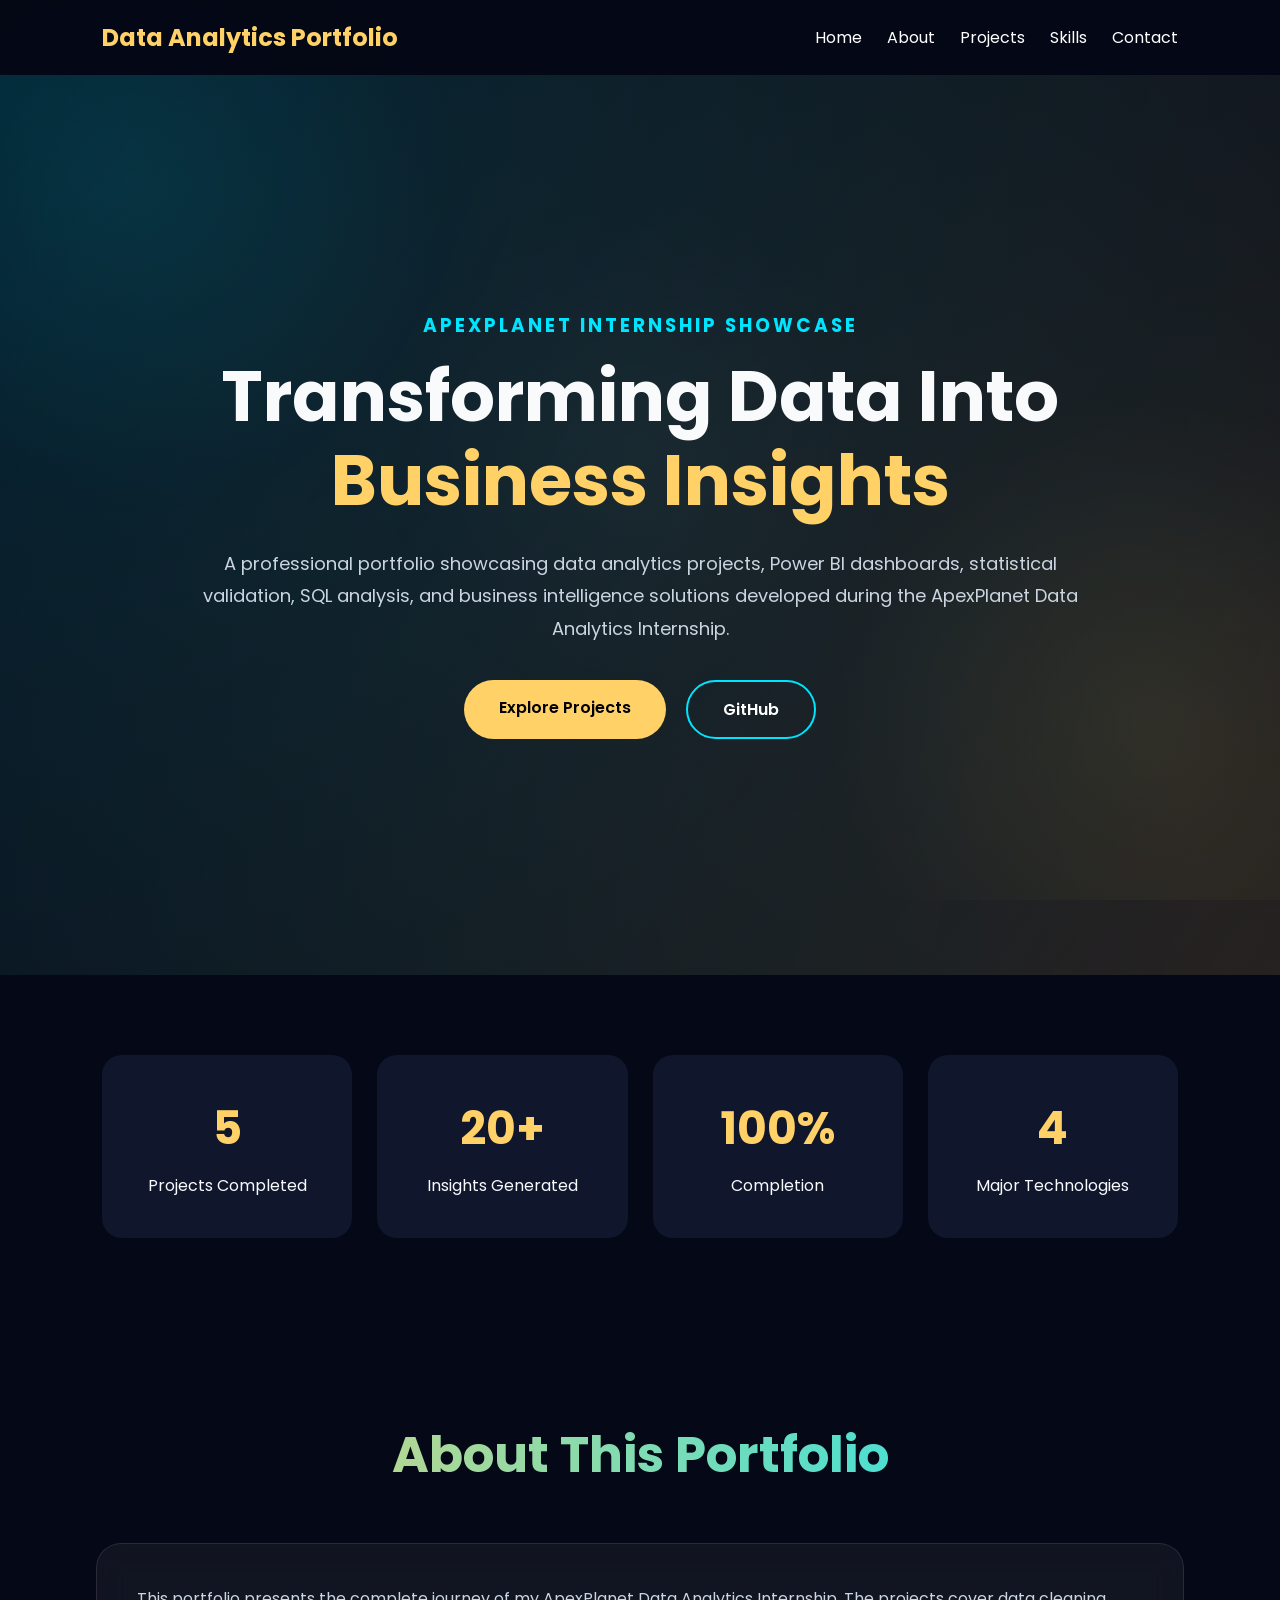
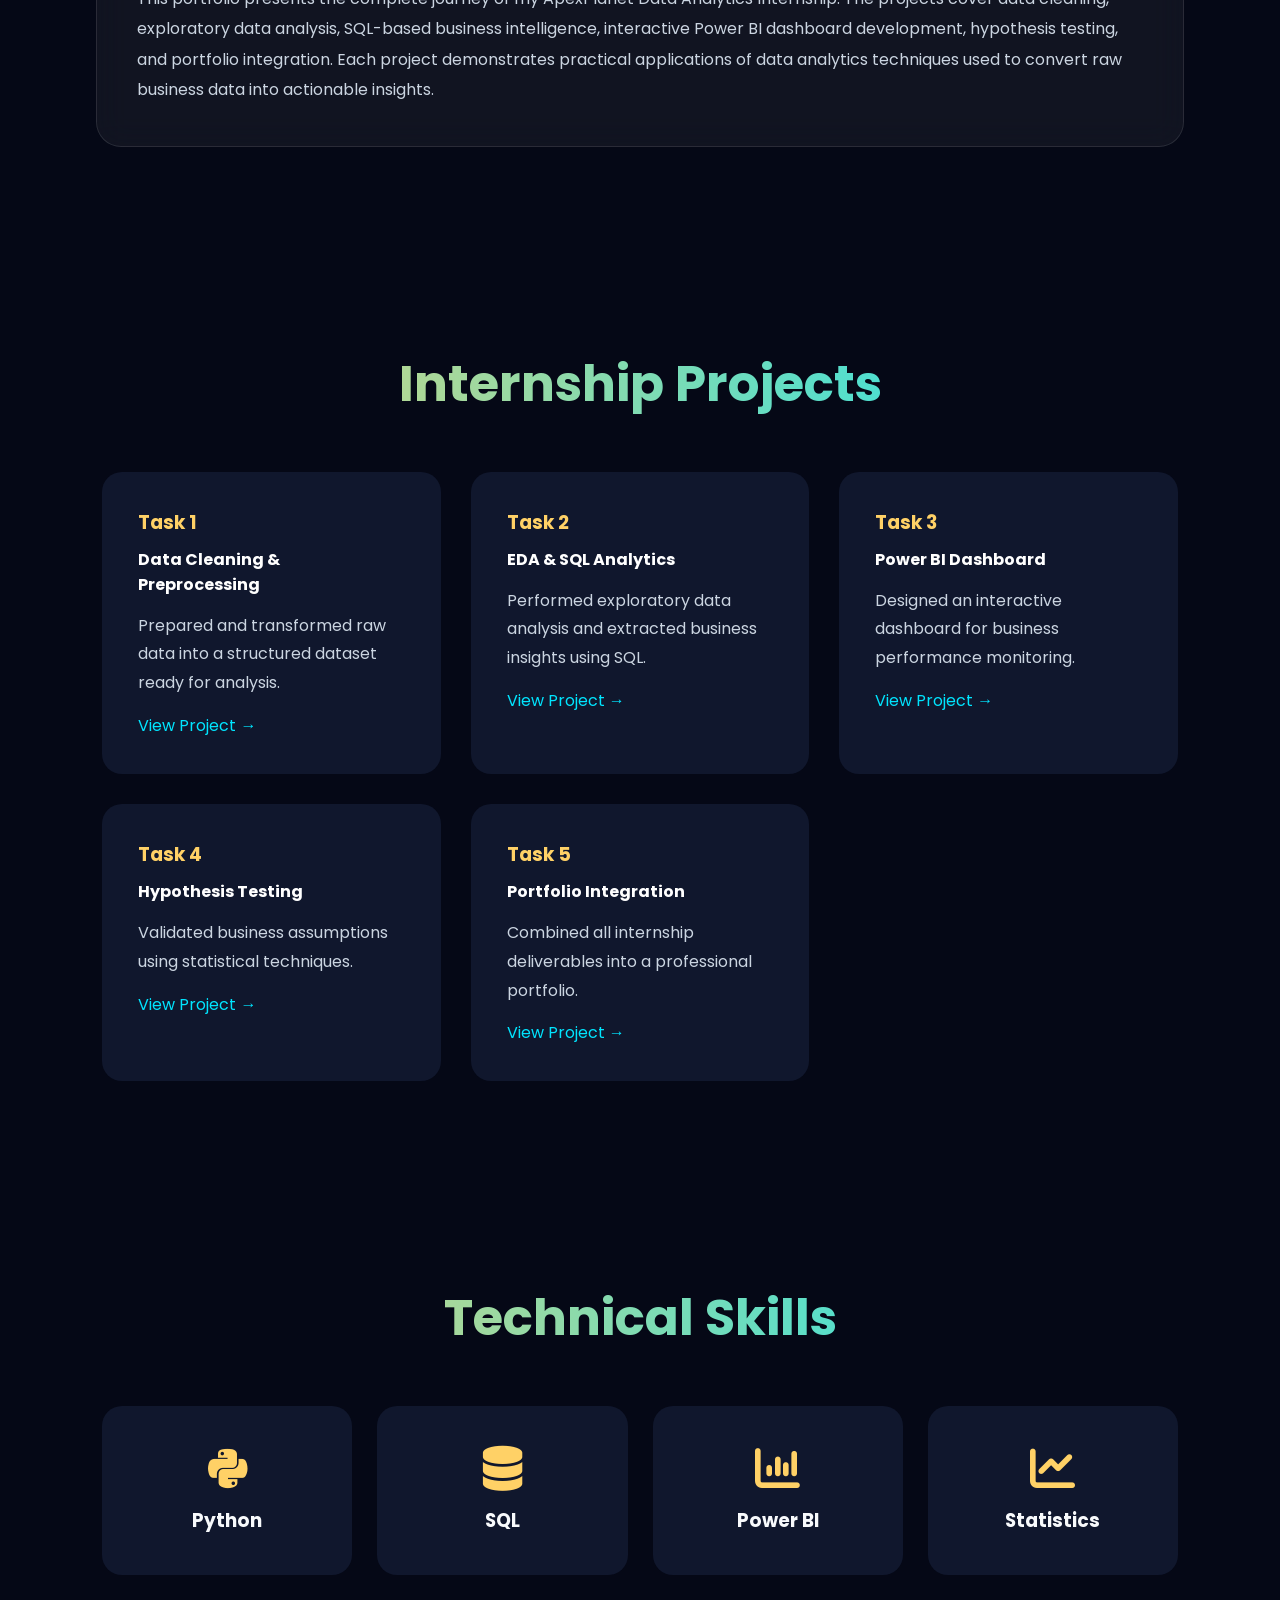
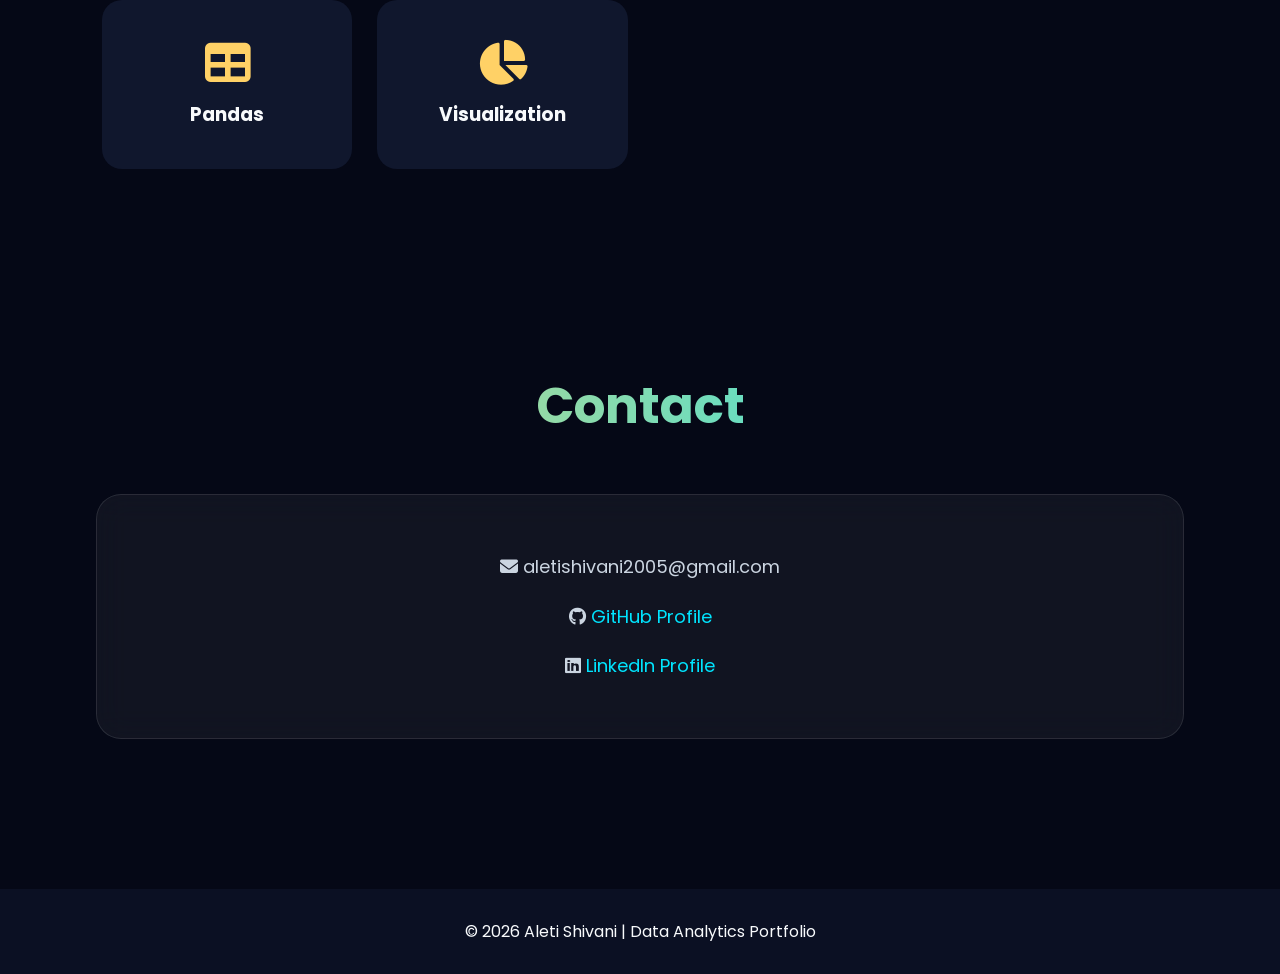
<file: index.html>
<!DOCTYPE html>
<html lang="en">
<head>
<meta charset="UTF-8">
<meta name="viewport" content="width=device-width, initial-scale=1.0">
<title>ApexPlanet Data Analytics Portfolio</title>

<link href="https://fonts.googleapis.com/css2?family=Poppins:wght@300;400;500;600;700;800&display=swap" rel="stylesheet">

<link rel="stylesheet" href="style.css">

<link rel="stylesheet" href="https://cdnjs.cloudflare.com/ajax/libs/font-awesome/6.5.1/css/all.min.css">

</head>

<body>

<nav class="navbar">

<div class="logo">
Data Analytics Portfolio
</div>

<ul>

<li><a href="#home">Home</a></li>

<li><a href="#about">About</a></li>

<li><a href="#projects">Projects</a></li>

<li><a href="#skills">Skills</a></li>

<li><a href="#contact">Contact</a></li>

</ul>

</nav>

<section class="hero" id="home">

<div class="hero-content">

<h3>APEXPLANET INTERNSHIP SHOWCASE</h3>

<h1>
Transforming Data Into
<span>Business Insights</span>
</h1>

<p>
A professional portfolio showcasing data analytics projects,
Power BI dashboards, statistical validation, SQL analysis,
and business intelligence solutions developed during the
ApexPlanet Data Analytics Internship.
</p>

<div class="hero-buttons">

<a href="#projects" class="btn">
Explore Projects
</a>

<a href="https://github.com/24311a66z1-dot" target="_blank" class="btn2">
GitHub
</a>

</div>

</div>

</section>

<section class="stats">

<div class="stat-card">

<h2>5</h2>

<p>Projects Completed</p>

</div>

<div class="stat-card">

<h2>20+</h2>

<p>Insights Generated</p>

</div>

<div class="stat-card">

<h2>100%</h2>

<p>Completion</p>

</div>

<div class="stat-card">

<h2>4</h2>

<p>Major Technologies</p>

</div>

</section>

<section id="about">

<h2 class="section-title">
About This Portfolio
</h2>

<div class="glass-card">

<p>
This portfolio presents the complete journey of my
ApexPlanet Data Analytics Internship.

The projects cover data cleaning, exploratory data analysis,
SQL-based business intelligence, interactive Power BI dashboard
development, hypothesis testing, and portfolio integration.

Each project demonstrates practical applications of data analytics
techniques used to convert raw business data into actionable insights.
</p>

</div>

</section>

<section id="projects">

<h2 class="section-title">
Internship Projects
</h2>

<div class="project-grid">

<a href="task1.html" class="project-card">

<h3>Task 1</h3>

<h4>Data Cleaning & Preprocessing</h4>

<p>
Prepared and transformed raw data into a structured dataset ready for analysis.
</p>

<span>View Project →</span>

</a>

<a href="task2.html" class="project-card">

<h3>Task 2</h3>

<h4>EDA & SQL Analytics</h4>

<p>
Performed exploratory data analysis and extracted business insights using SQL.
</p>

<span>View Project →</span>

</a>

<a href="task3.html" class="project-card">

<h3>Task 3</h3>

<h4>Power BI Dashboard</h4>

<p>
Designed an interactive dashboard for business performance monitoring.
</p>

<span>View Project →</span>

</a>

<a href="task4.html" class="project-card">

<h3>Task 4</h3>

<h4>Hypothesis Testing</h4>

<p>
Validated business assumptions using statistical techniques.
</p>

<span>View Project →</span>

</a>

<a href="task5.html" class="project-card">

<h3>Task 5</h3>

<h4>Portfolio Integration</h4>

<p>
Combined all internship deliverables into a professional portfolio.
</p>

<span>View Project →</span>

</a>

</div>

</section>

<section id="skills">

<h2 class="section-title">
Technical Skills
</h2>

<div class="skills-grid">

<div class="skill-card">
<i class="fa-brands fa-python"></i>
<h3>Python</h3>
</div>

<div class="skill-card">
<i class="fa-solid fa-database"></i>
<h3>SQL</h3>
</div>

<div class="skill-card">
<i class="fa-solid fa-chart-column"></i>
<h3>Power BI</h3>
</div>

<div class="skill-card">
<i class="fa-solid fa-chart-line"></i>
<h3>Statistics</h3>
</div>

<div class="skill-card">
<i class="fa-solid fa-table"></i>
<h3>Pandas</h3>
</div>

<div class="skill-card">
<i class="fa-solid fa-chart-pie"></i>
<h3>Visualization</h3>
</div>

</div>

</section>

<section id="contact">

<h2 class="section-title">
Contact
</h2>

<div class="glass-card contact">

<p>
<i class="fa-solid fa-envelope"></i>
aletishivani2005@gmail.com
</p>

<p>
<i class="fa-brands fa-github"></i>
<a href="https://github.com/24311a66z1-dot" target="_blank">
GitHub Profile
</a>
</p>

<p>
<i class="fa-brands fa-linkedin"></i>
<a href="https://www.linkedin.com/in/aleti-shivani-b352a3376/" target="_blank">
LinkedIn Profile
</a>
</p>

</div>

</section>

<footer>

<p>
© 2026 Aleti Shivani | Data Analytics Portfolio
</p>

</footer>

<script src="script.js"></script>

</body>
</html>
</file>
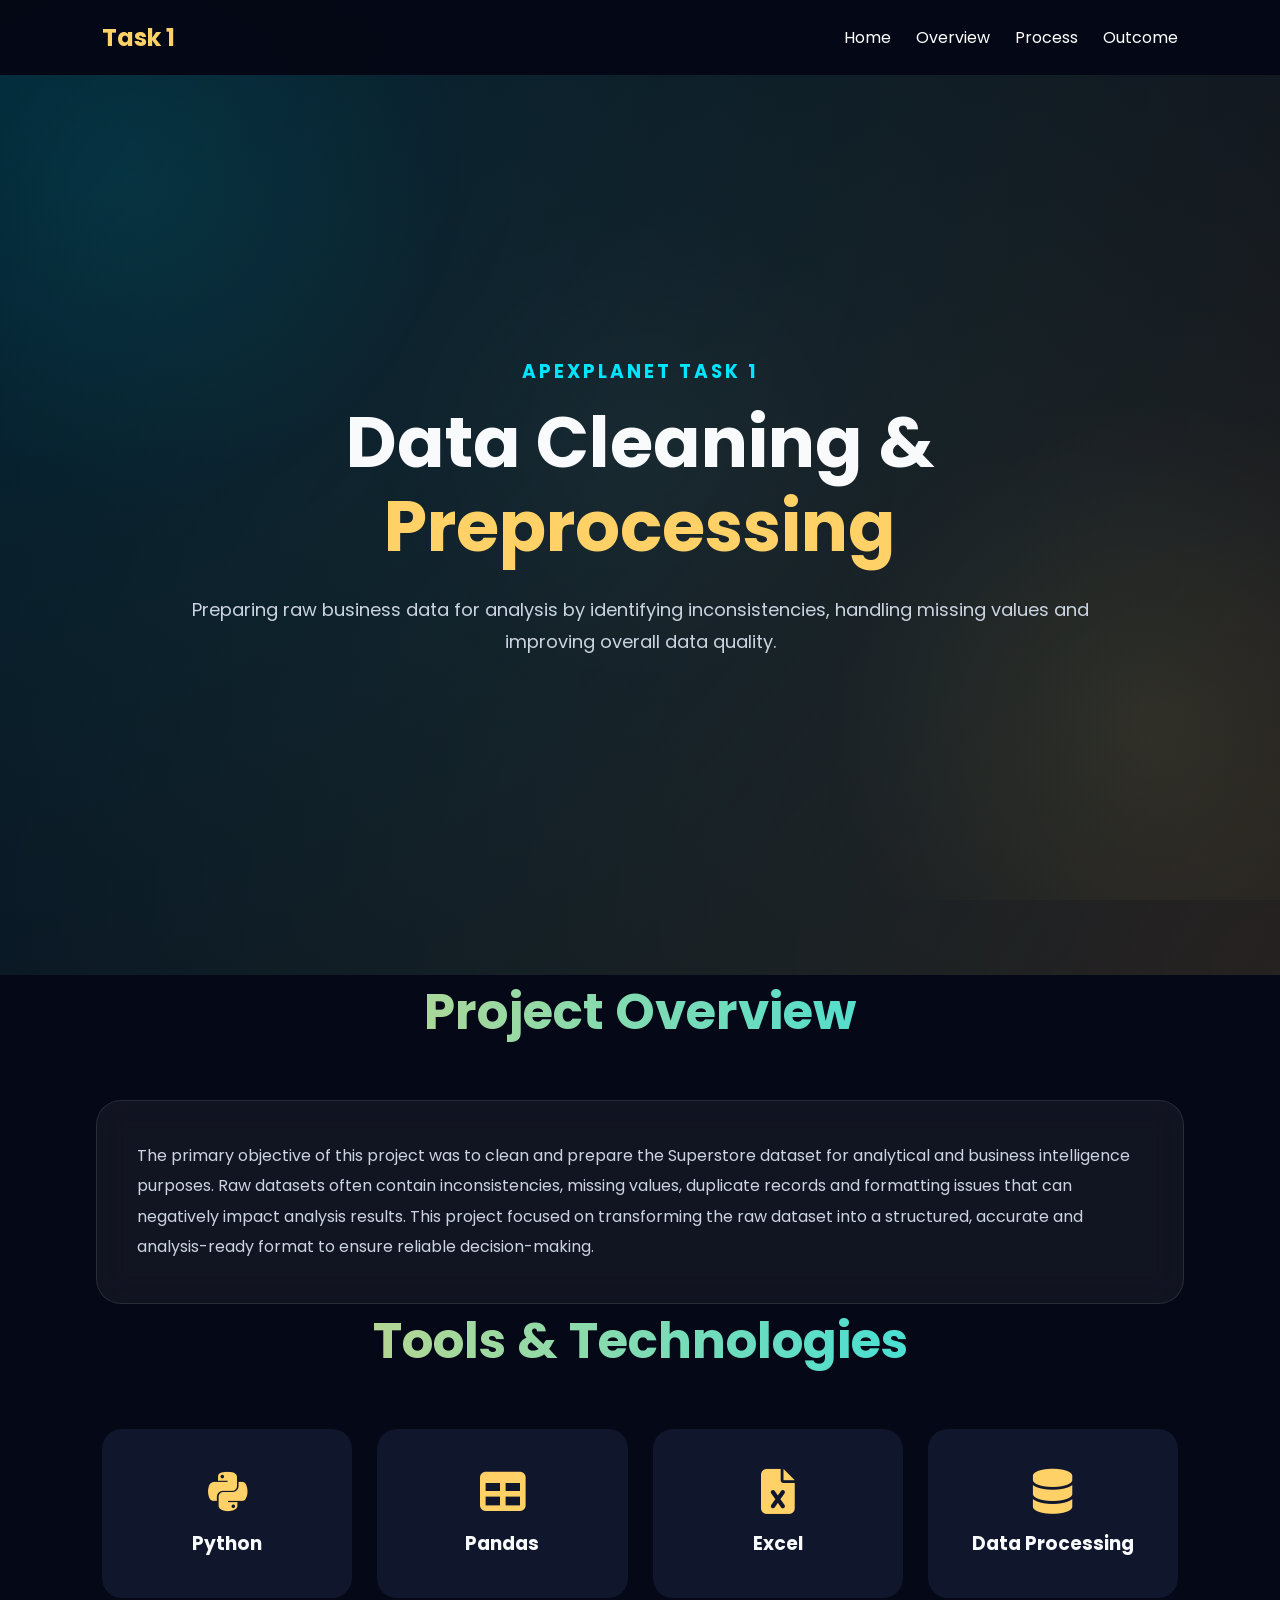
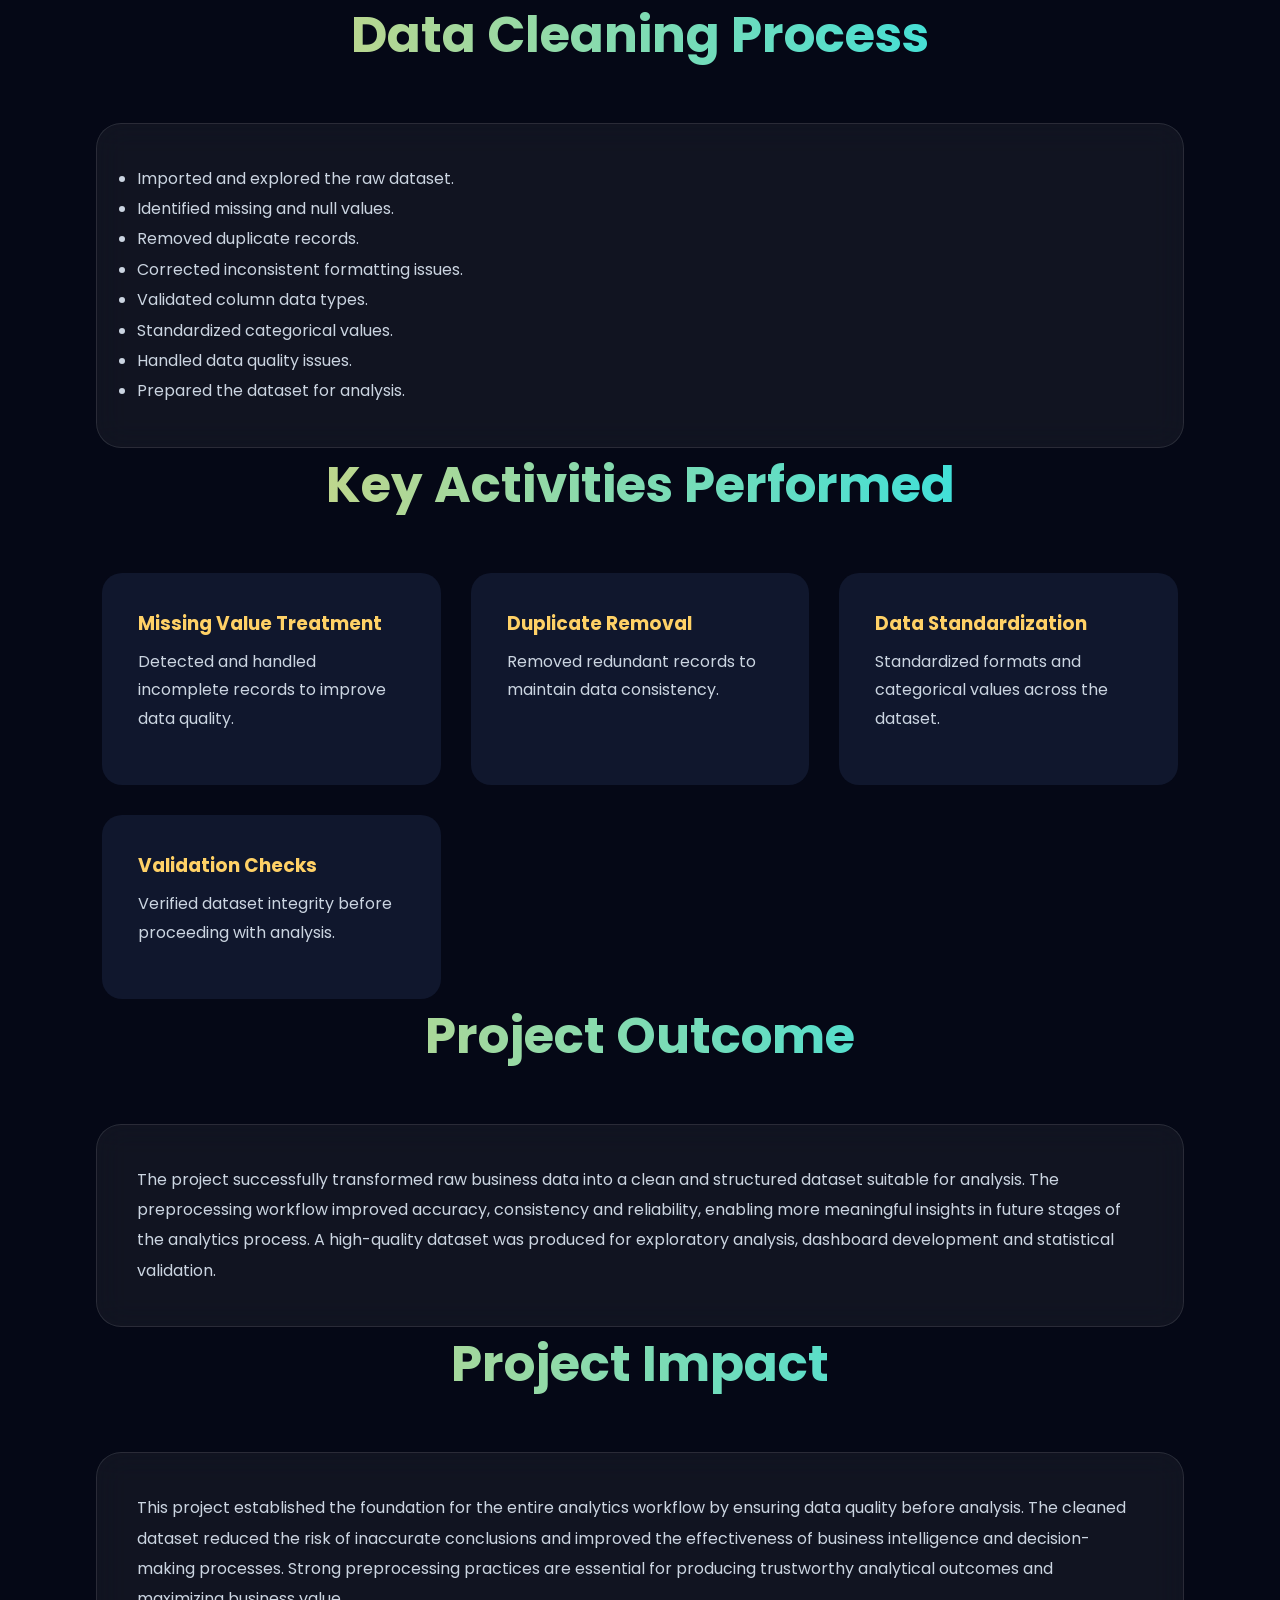
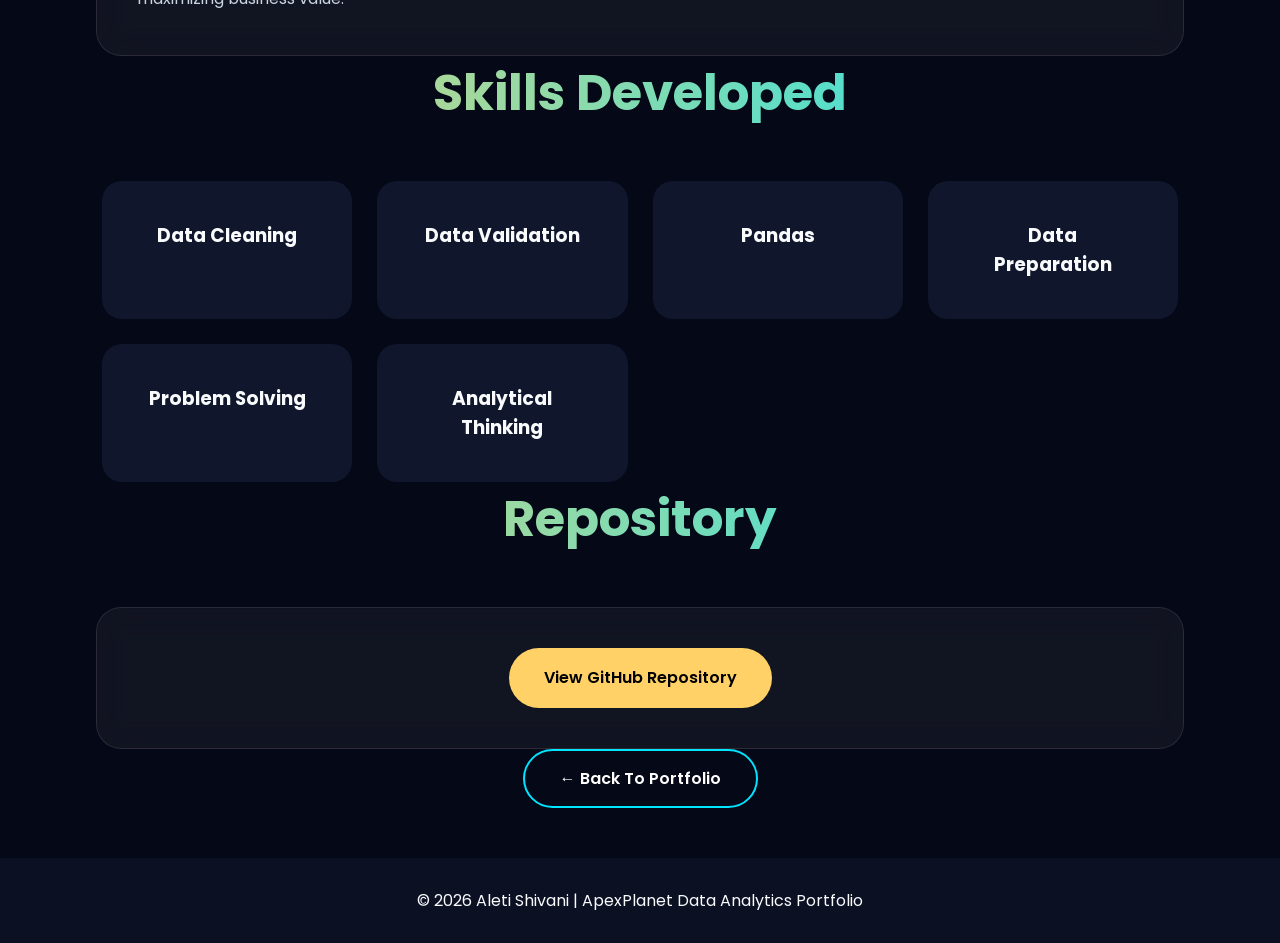
<file: task1.html>
<!DOCTYPE html>
<html lang="en">

<head>

<meta charset="UTF-8">
<meta name="viewport" content="width=device-width, initial-scale=1.0">

<title>Task 1 - Data Cleaning & Preprocessing</title>

<link rel="stylesheet" href="style.css">

<link href="https://fonts.googleapis.com/css2?family=Poppins:wght@300;400;500;600;700;800&display=swap" rel="stylesheet">

<link rel="stylesheet" href="https://cdnjs.cloudflare.com/ajax/libs/font-awesome/6.5.1/css/all.min.css">

</head>

<body>

<nav class="navbar">

<div class="logo">
Task 1
</div>

<ul>
<li><a href="index.html">Home</a></li>
<li><a href="#overview">Overview</a></li>
<li><a href="#process">Process</a></li>
<li><a href="#outcome">Outcome</a></li>
</ul>

</nav>

<section class="hero">

<div class="hero-content">

<h3>APEXPLANET TASK 1</h3>

<h1>
Data Cleaning &
<span>Preprocessing</span>
</h1>

<p>

Preparing raw business data for analysis by identifying
inconsistencies, handling missing values and improving
overall data quality.

</p>

</div>

</section>

<section id="overview">

<h2 class="section-title">
Project Overview
</h2>

<div class="glass-card">

<p>

The primary objective of this project was to clean and prepare
the Superstore dataset for analytical and business intelligence
purposes.

Raw datasets often contain inconsistencies, missing values,
duplicate records and formatting issues that can negatively
impact analysis results.

This project focused on transforming the raw dataset into a
structured, accurate and analysis-ready format to ensure
reliable decision-making.

</p>

</div>

</section>

<section>

<h2 class="section-title">
Tools & Technologies
</h2>

<div class="skills-grid">

<div class="skill-card">
<i class="fa-brands fa-python"></i>
<h3>Python</h3>
</div>

<div class="skill-card">
<i class="fa-solid fa-table"></i>
<h3>Pandas</h3>
</div>

<div class="skill-card">
<i class="fa-solid fa-file-excel"></i>
<h3>Excel</h3>
</div>

<div class="skill-card">
<i class="fa-solid fa-database"></i>
<h3>Data Processing</h3>
</div>

</div>

</section>

<section id="process">

<h2 class="section-title">
Data Cleaning Process
</h2>

<div class="glass-card">

<ul>

<li>Imported and explored the raw dataset.</li>

<li>Identified missing and null values.</li>

<li>Removed duplicate records.</li>

<li>Corrected inconsistent formatting issues.</li>

<li>Validated column data types.</li>

<li>Standardized categorical values.</li>

<li>Handled data quality issues.</li>

<li>Prepared the dataset for analysis.</li>

</ul>

</div>

</section>

<section>

<h2 class="section-title">
Key Activities Performed
</h2>

<div class="project-grid">

<div class="project-card">
<h3>Missing Value Treatment</h3>
<p>
Detected and handled incomplete records to improve data quality.
</p>
</div>

<div class="project-card">
<h3>Duplicate Removal</h3>
<p>
Removed redundant records to maintain data consistency.
</p>
</div>

<div class="project-card">
<h3>Data Standardization</h3>
<p>
Standardized formats and categorical values across the dataset.
</p>
</div>

<div class="project-card">
<h3>Validation Checks</h3>
<p>
Verified dataset integrity before proceeding with analysis.
</p>
</div>

</div>

</section>

<section id="outcome">

<h2 class="section-title">
Project Outcome
</h2>

<div class="glass-card">

<p>

The project successfully transformed raw business data into a
clean and structured dataset suitable for analysis.

The preprocessing workflow improved accuracy, consistency and
reliability, enabling more meaningful insights in future stages
of the analytics process.

A high-quality dataset was produced for exploratory analysis,
dashboard development and statistical validation.

</p>

</div>

</section>

<section>

<h2 class="section-title">
Project Impact
</h2>

<div class="glass-card">

<p>

This project established the foundation for the entire analytics
workflow by ensuring data quality before analysis.

The cleaned dataset reduced the risk of inaccurate conclusions
and improved the effectiveness of business intelligence and
decision-making processes.

Strong preprocessing practices are essential for producing
trustworthy analytical outcomes and maximizing business value.

</p>

</div>

</section>

<section>

<h2 class="section-title">
Skills Developed
</h2>

<div class="skills-grid">

<div class="skill-card">
<h3>Data Cleaning</h3>
</div>

<div class="skill-card">
<h3>Data Validation</h3>
</div>

<div class="skill-card">
<h3>Pandas</h3>
</div>

<div class="skill-card">
<h3>Data Preparation</h3>
</div>

<div class="skill-card">
<h3>Problem Solving</h3>
</div>

<div class="skill-card">
<h3>Analytical Thinking</h3>
</div>

</div>

</section>

<section>

<h2 class="section-title">
Repository
</h2>

<div class="glass-card" style="text-align:center;">

<a href="https://github.com/24311a66z1-dot/ApexPlanet-Task1-Startup-Funding"
target="_blank"
class="btn">

View GitHub Repository

</a>

</div>

</section>

<section>

<div style="text-align:center;">

<a href="index.html" class="btn2">

← Back To Portfolio

</a>

</div>

</section>

<footer>

<p>
© 2026 Aleti Shivani | ApexPlanet Data Analytics Portfolio
</p>

</footer>

<script src="script.js"></script>

</body>
</html>
</file>
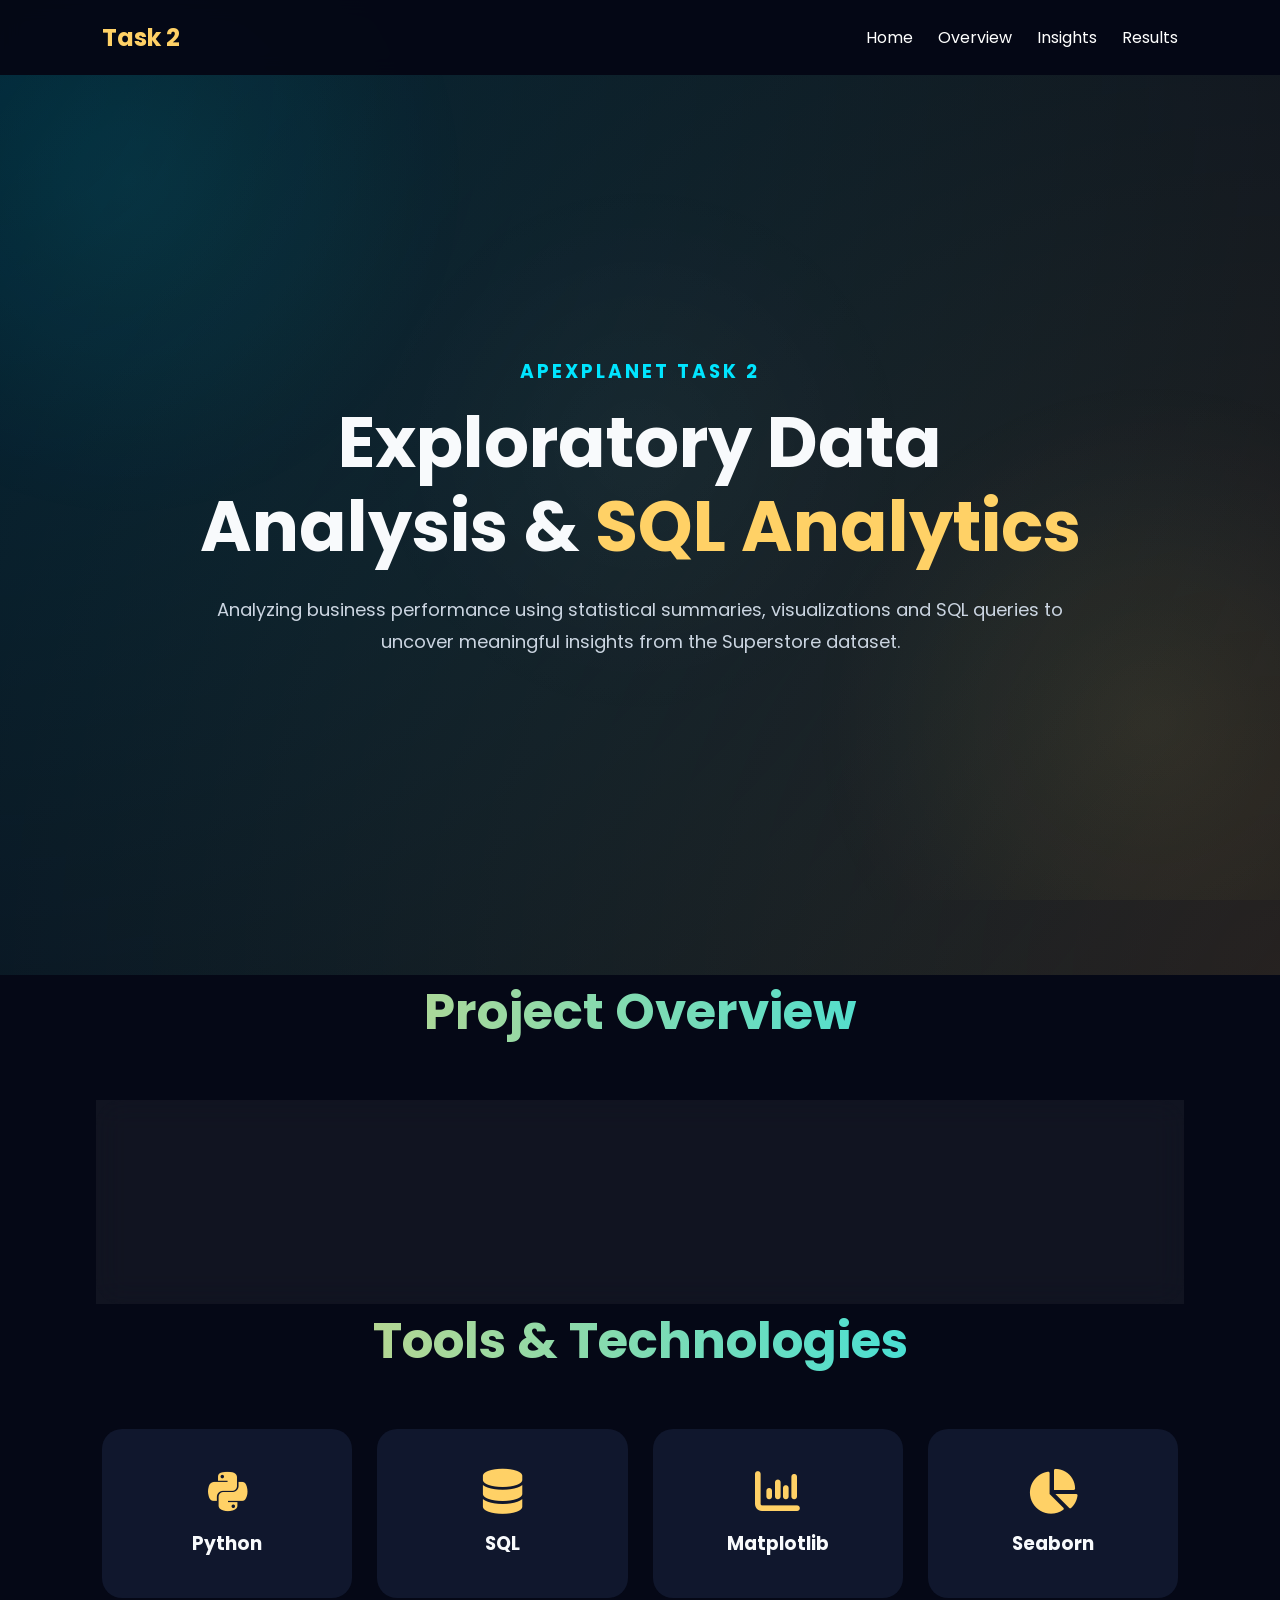
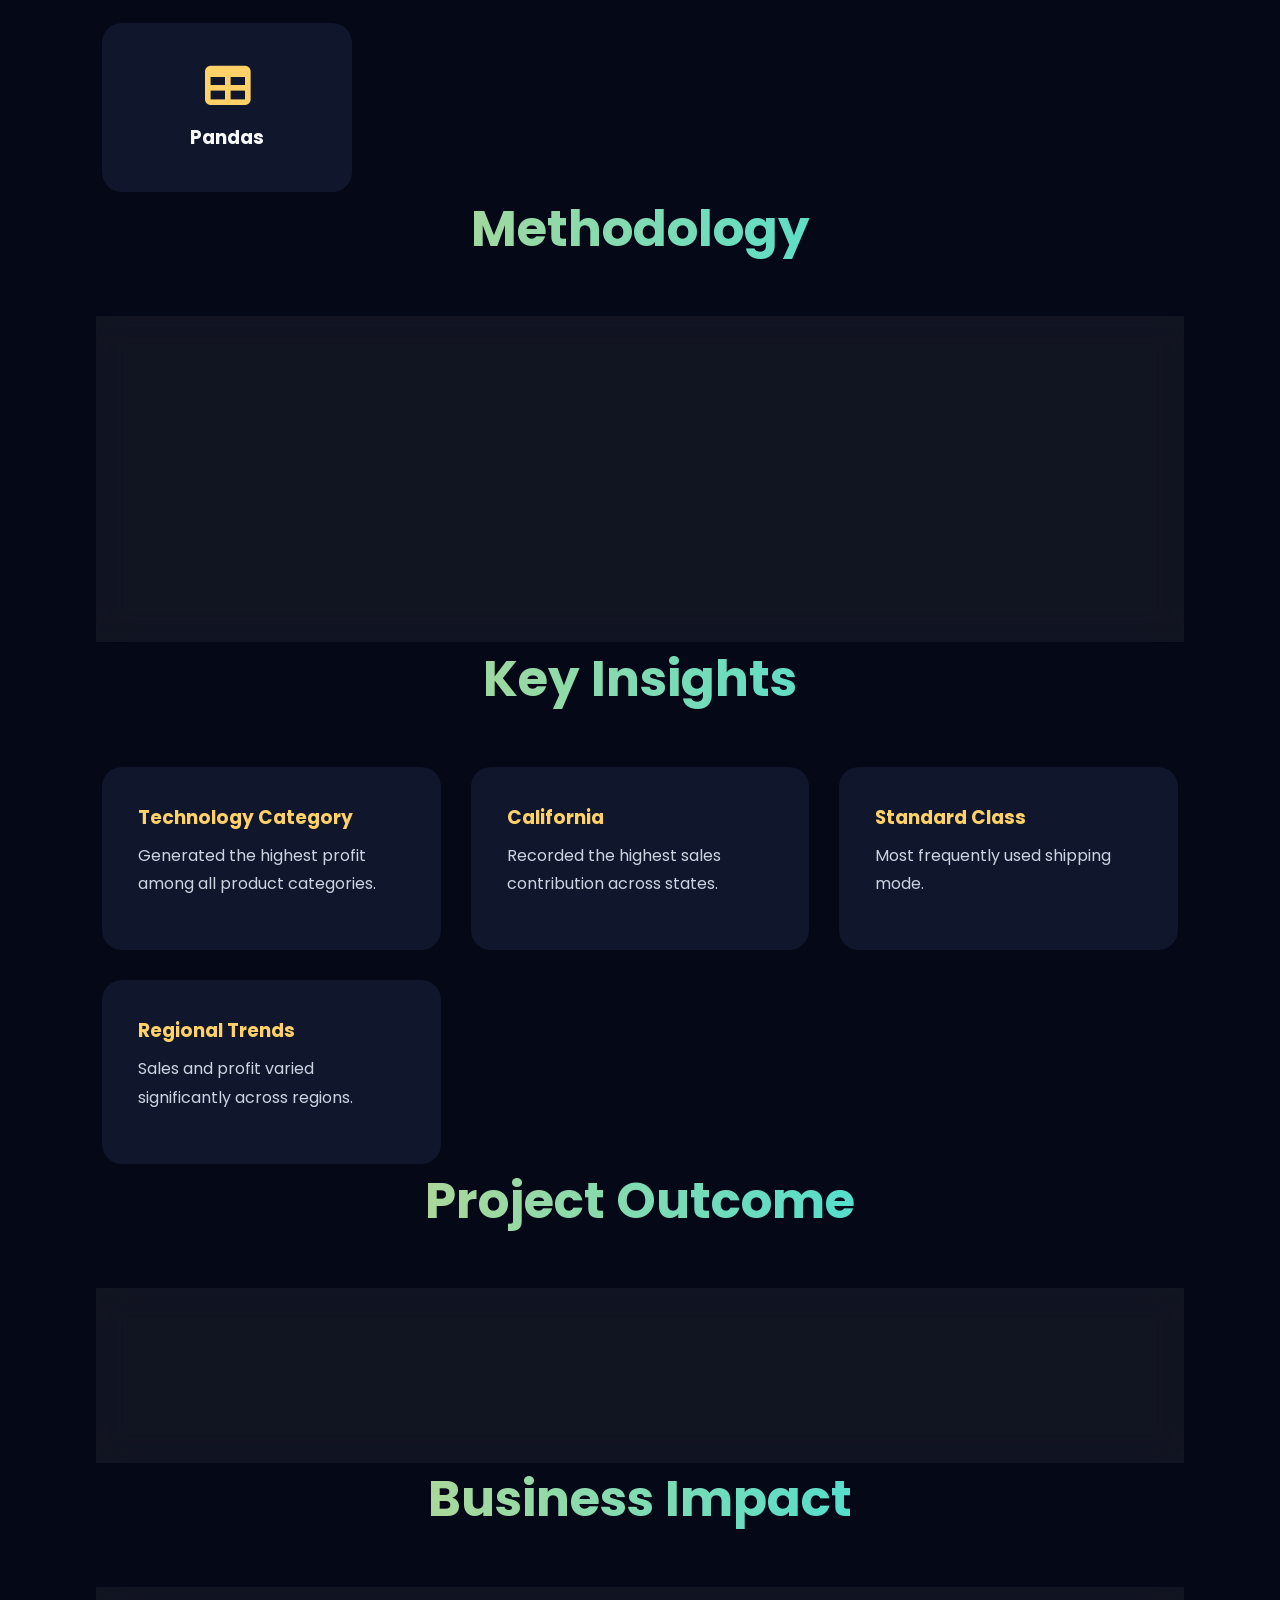
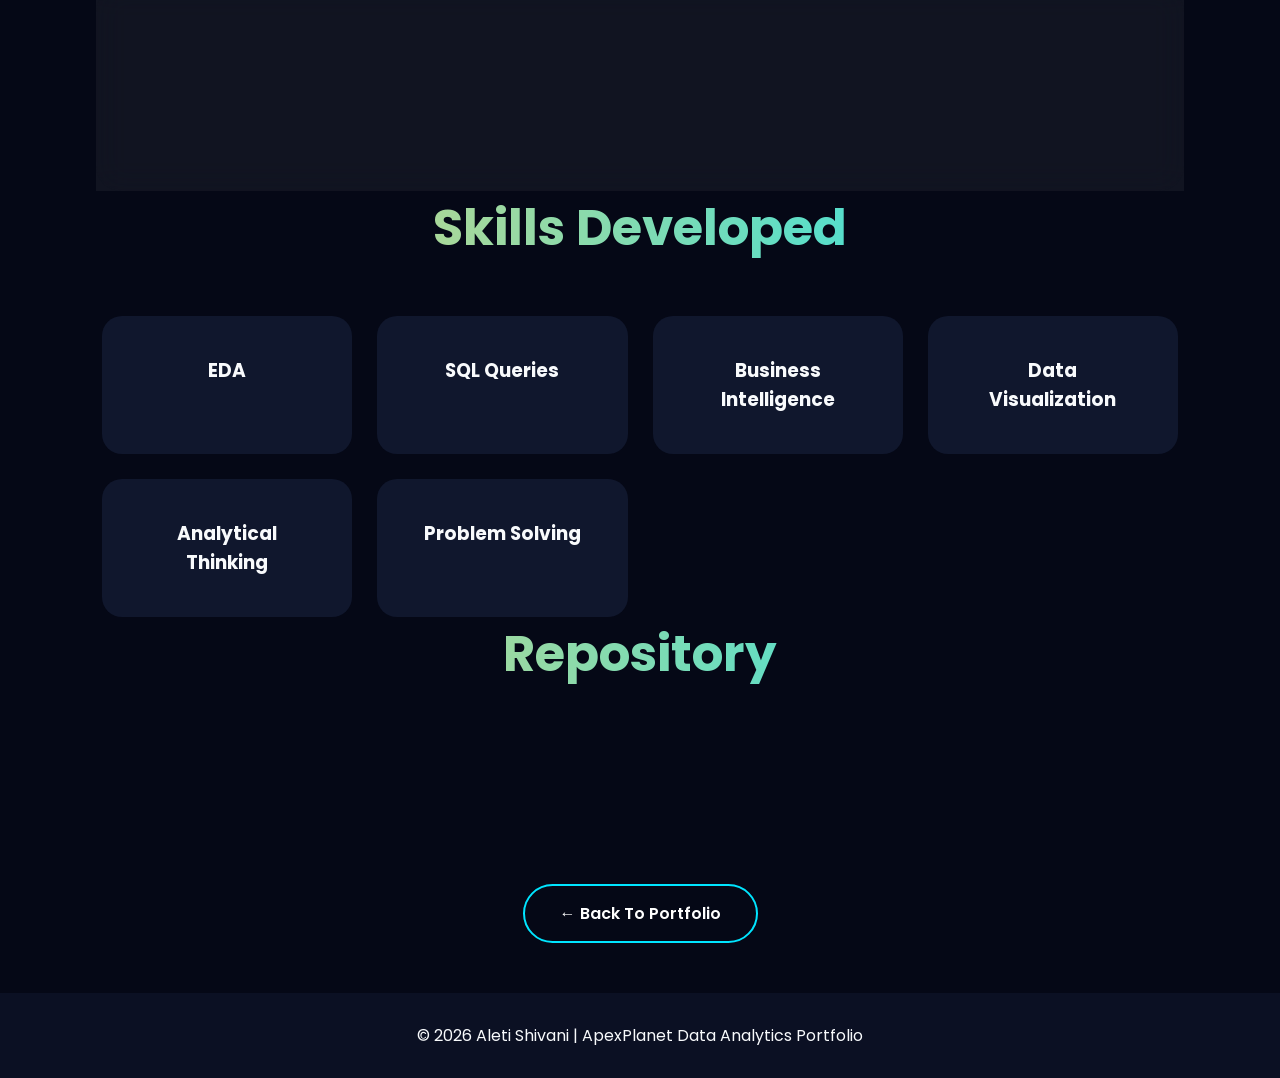
<file: task2.html>
<!DOCTYPE html>
<html lang="en">

<head>

<meta charset="UTF-8">
<meta name="viewport" content="width=device-width, initial-scale=1.0">

<title>Task 2 - Exploratory Data Analysis & SQL Analytics</title>

<link rel="stylesheet" href="style.css">

<link href="https://fonts.googleapis.com/css2?family=Poppins:wght@300;400;500;600;700;800&display=swap" rel="stylesheet">

<link rel="stylesheet" href="https://cdnjs.cloudflare.com/ajax/libs/font-awesome/6.5.1/css/all.min.css">

</head>

<body>

<nav class="navbar">

<div class="logo">
Task 2
</div>

<ul>
<li><a href="index.html">Home</a></li>
<li><a href="#overview">Overview</a></li>
<li><a href="#insights">Insights</a></li>
<li><a href="#results">Results</a></li>
</ul>

</nav>

<section class="hero">

<div class="hero-content">

<h3>APEXPLANET TASK 2</h3>

<h1>
Exploratory Data Analysis &
<span>SQL Analytics</span>
</h1>

<p>

Analyzing business performance using statistical summaries,
visualizations and SQL queries to uncover meaningful insights
from the Superstore dataset.

</p>

</div>

</section>

<section id="overview">

<h2 class="section-title">
Project Overview
</h2>

<div class="glass-card">

<p>

The objective of this project was to perform Exploratory Data
Analysis (EDA) and SQL-based business analytics on the Superstore
dataset.

The analysis focused on identifying sales trends, profitability,
regional performance, customer behavior and product category
performance.

Using Python, SQL and visualization libraries, raw data was
transformed into actionable business insights.

</p>

</div>

</section>

<section>

<h2 class="section-title">
Tools & Technologies
</h2>

<div class="skills-grid">

<div class="skill-card">
<i class="fa-brands fa-python"></i>
<h3>Python</h3>
</div>

<div class="skill-card">
<i class="fa-solid fa-database"></i>
<h3>SQL</h3>
</div>

<div class="skill-card">
<i class="fa-solid fa-chart-column"></i>
<h3>Matplotlib</h3>
</div>

<div class="skill-card">
<i class="fa-solid fa-chart-pie"></i>
<h3>Seaborn</h3>
</div>

<div class="skill-card">
<i class="fa-solid fa-table"></i>
<h3>Pandas</h3>
</div>

</div>

</section>

<section>

<h2 class="section-title">
Methodology
</h2>

<div class="glass-card">

<ul>

<li>Imported and explored the Superstore dataset.</li>

<li>Performed descriptive statistical analysis.</li>

<li>Analyzed category-wise sales and profits.</li>

<li>Identified top-performing products and regions.</li>

<li>Created visualizations for business reporting.</li>

<li>Used SQL queries for deeper business analysis.</li>

<li>Compared customer segments and shipping modes.</li>

<li>Generated actionable business recommendations.</li>

</ul>

</div>

</section>

<section id="insights">

<h2 class="section-title">
Key Insights
</h2>

<div class="project-grid">

<div class="project-card">
<h3>Technology Category</h3>
<p>
Generated the highest profit among all product categories.
</p>
</div>

<div class="project-card">
<h3>California</h3>
<p>
Recorded the highest sales contribution across states.
</p>
</div>

<div class="project-card">
<h3>Standard Class</h3>
<p>
Most frequently used shipping mode.
</p>
</div>

<div class="project-card">
<h3>Regional Trends</h3>
<p>
Sales and profit varied significantly across regions.
</p>
</div>

</div>

</section>

<section id="results">

<h2 class="section-title">
Project Outcome
</h2>

<div class="glass-card">

<p>

The project successfully transformed raw business data into
valuable business intelligence.

Through exploratory analysis and SQL investigations,
key performance indicators and growth opportunities were
identified, supporting data-driven decision making.

The results demonstrated the importance of analytical thinking,
data visualization and business intelligence techniques.

</p>

</div>

</section>

<section>

<h2 class="section-title">
Business Impact
</h2>

<div class="glass-card">

<p>

This analysis provided valuable insights into sales performance,
customer behavior and profitability.

The findings can help organizations improve operational
efficiency, optimize product strategies and enhance business
decision-making through evidence-based recommendations.

The project demonstrates how analytics can transform raw data
into meaningful business value.

</p>

</div>

</section>

<section>

<h2 class="section-title">
Skills Developed
</h2>

<div class="skills-grid">

<div class="skill-card">
<h3>EDA</h3>
</div>

<div class="skill-card">
<h3>SQL Queries</h3>
</div>

<div class="skill-card">
<h3>Business Intelligence</h3>
</div>

<div class="skill-card">
<h3>Data Visualization</h3>
</div>

<div class="skill-card">
<h3>Analytical Thinking</h3>
</div>

<div class="skill-card">
<h3>Problem Solving</h3>
</div>

</div>

</section>

<section>

<h2 class="section-title">
Repository
</h2>

<div class="glass-card" style="text-align:center;">

<a href="https://github.com/24311a66z1-dot/Apex-planet---Task-2"
target="_blank"
class="btn">

View GitHub Repository

</a>

</div>

</section>

<section>

<div style="text-align:center;">

<a href="index.html" class="btn2">

← Back To Portfolio

</a>

</div>

</section>

<footer>

<p>
© 2026 Aleti Shivani | ApexPlanet Data Analytics Portfolio
</p>

</footer>

<script src="script.js"></script>

</body>
</html>
</file>
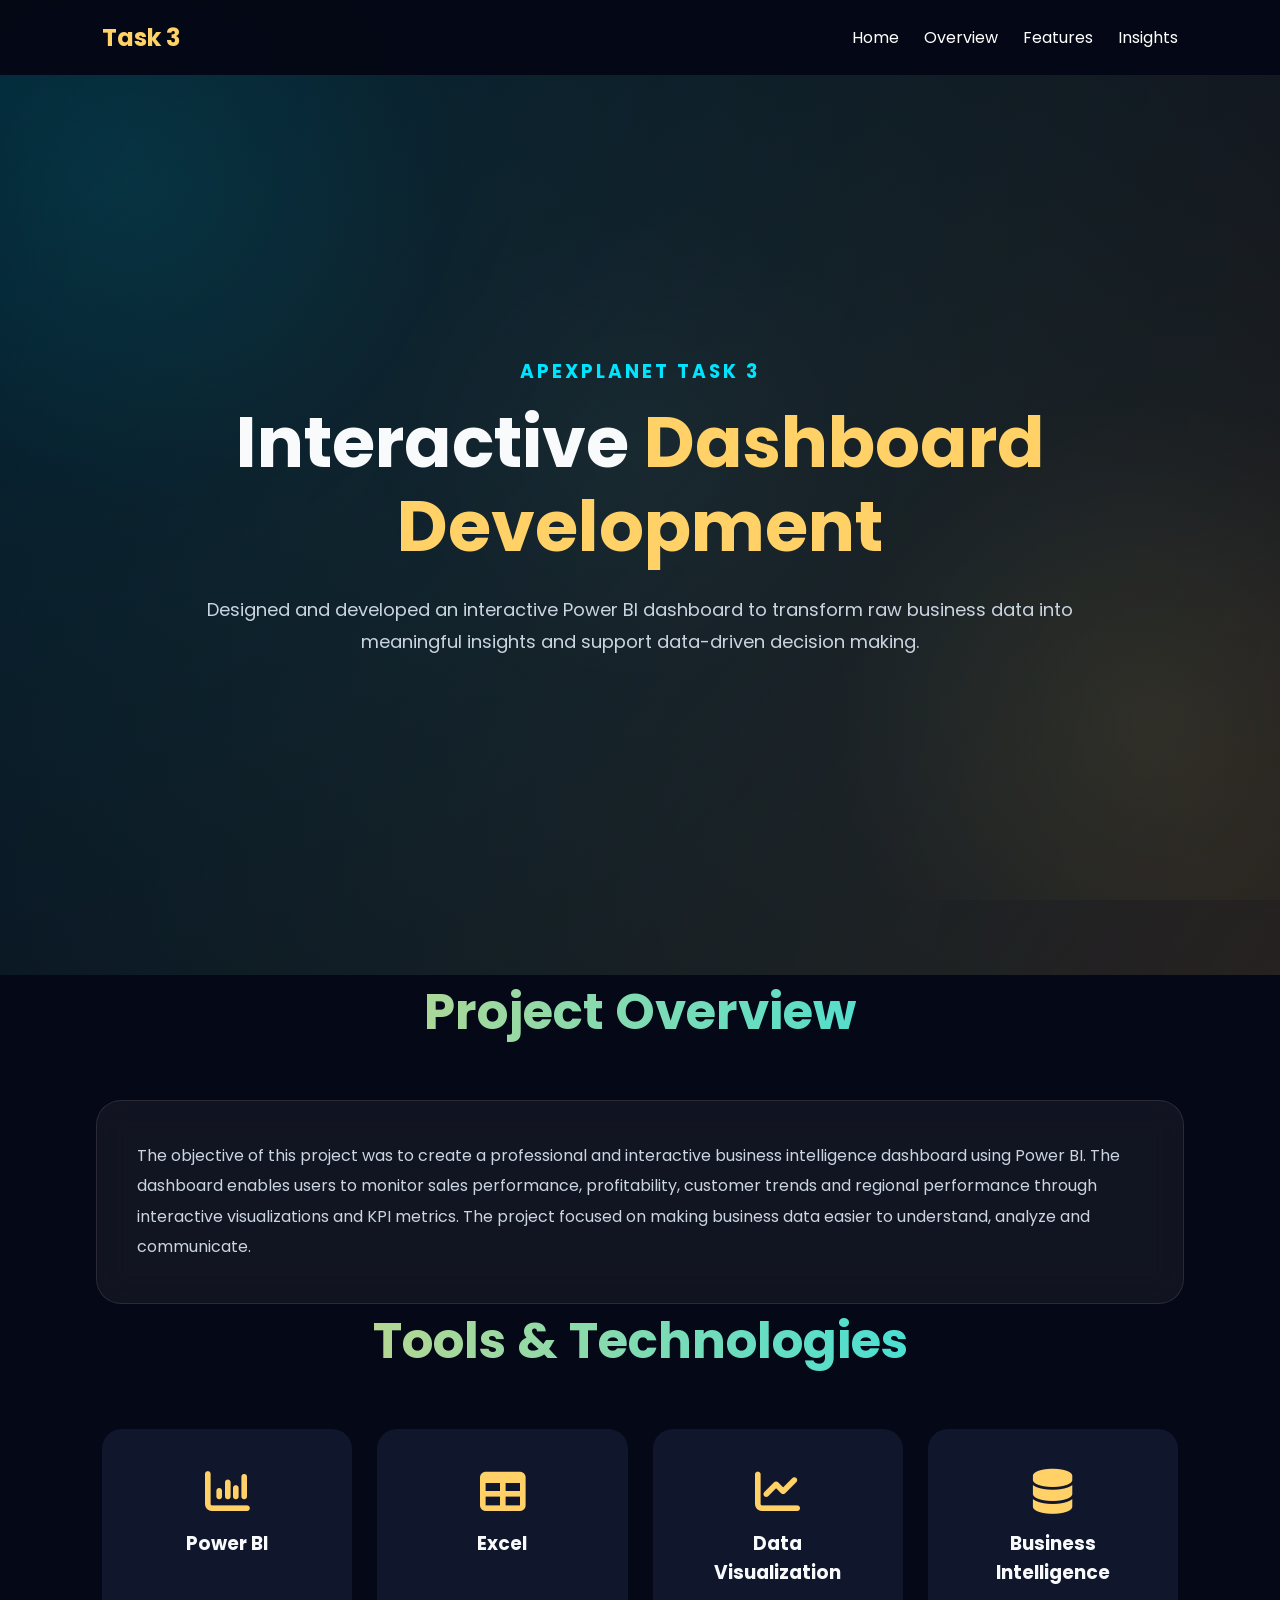
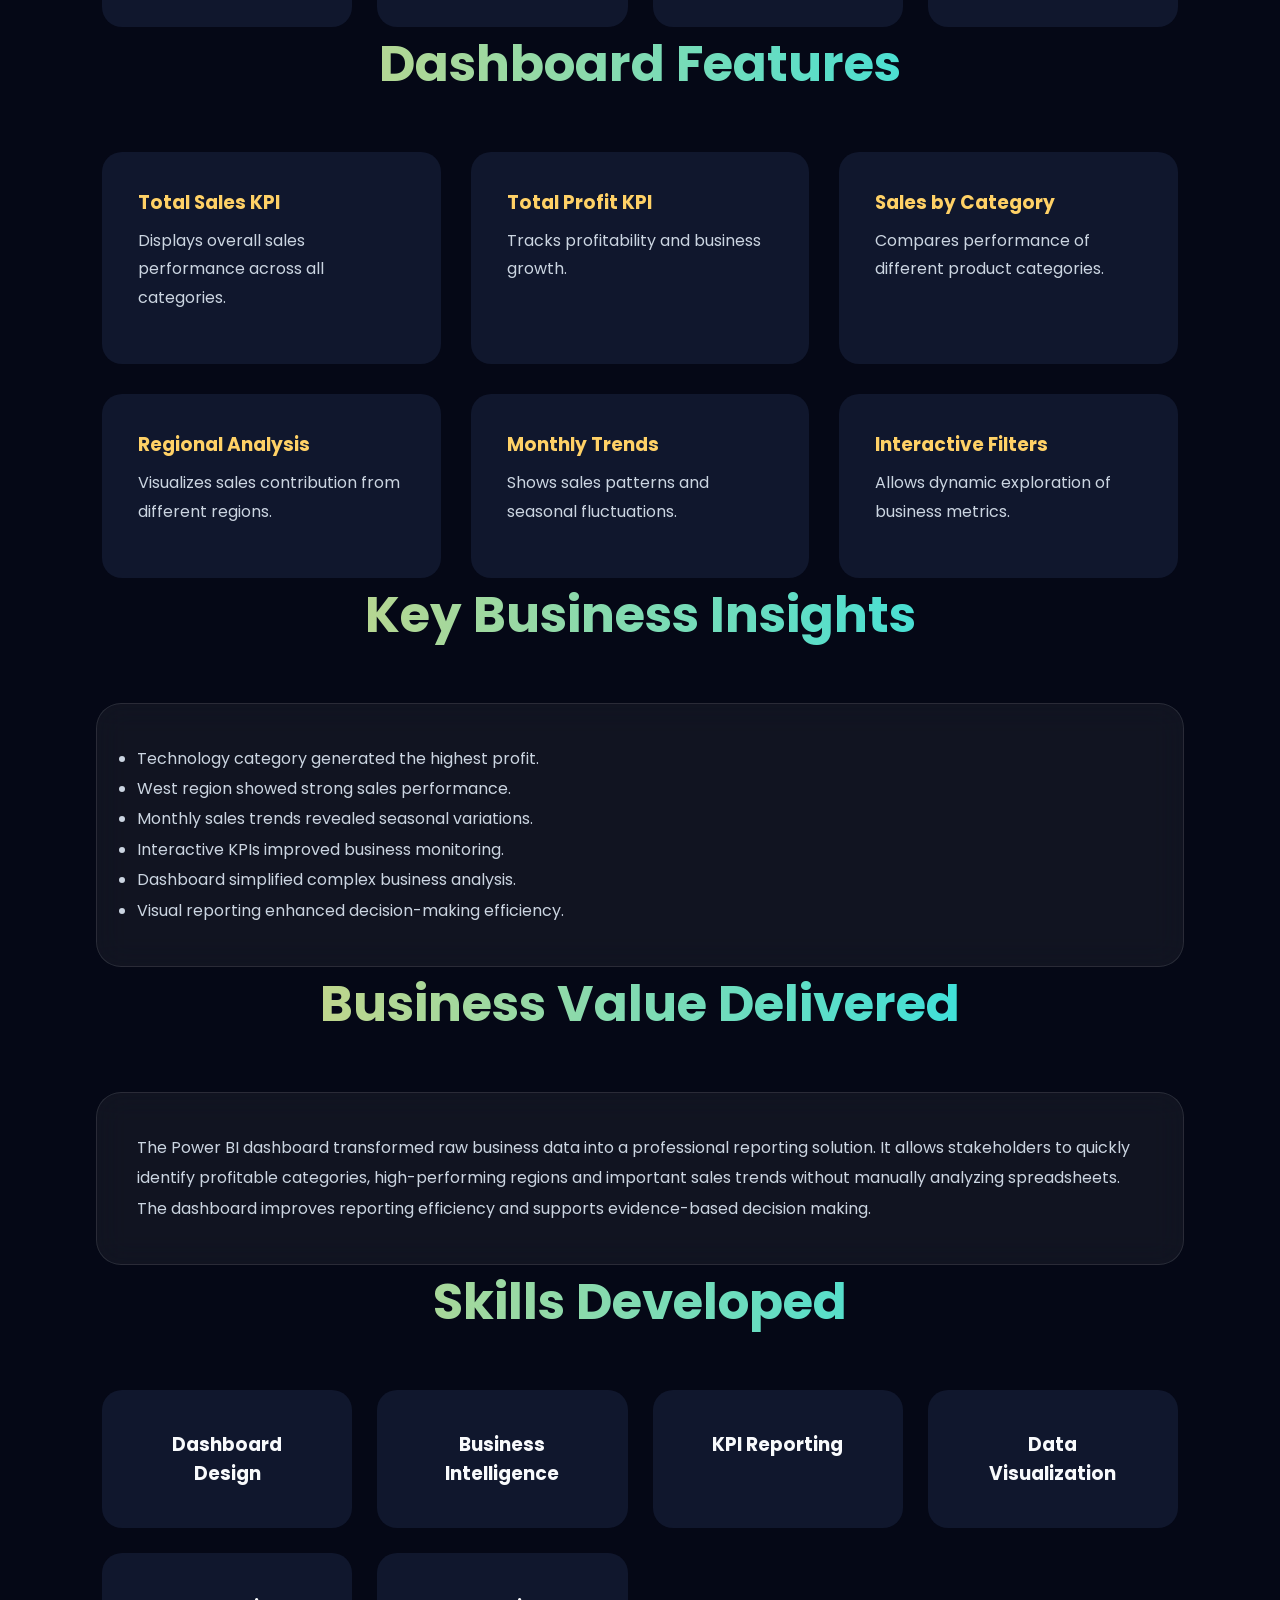
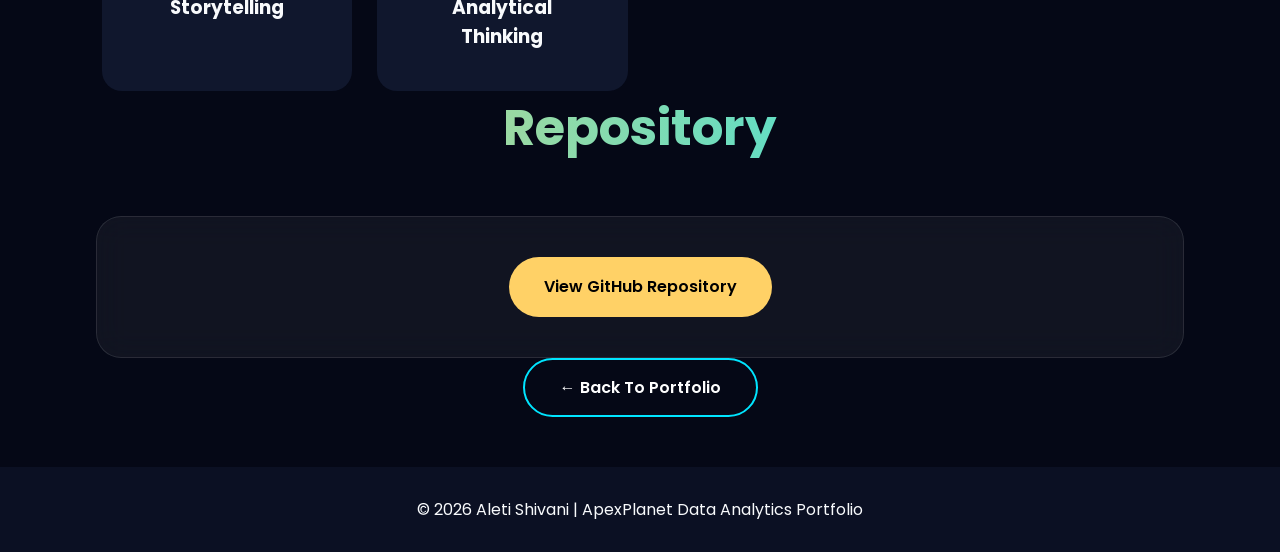
<file: task3.html>
<!DOCTYPE html>
<html lang="en">

<head>
<meta charset="UTF-8">
<meta name="viewport" content="width=device-width, initial-scale=1.0">

<title>Task 3 - Interactive Dashboard Development</title>

<link rel="stylesheet" href="style.css">

<link href="https://fonts.googleapis.com/css2?family=Poppins:wght@300;400;500;600;700;800&display=swap" rel="stylesheet">

<link rel="stylesheet" href="https://cdnjs.cloudflare.com/ajax/libs/font-awesome/6.5.1/css/all.min.css">

</head>

<body>

<nav class="navbar">

<div class="logo">
Task 3
</div>

<ul>

<li><a href="index.html">Home</a></li>
<li><a href="#overview">Overview</a></li>
<li><a href="#features">Features</a></li>
<li><a href="#insights">Insights</a></li>

</ul>

</nav>

<section class="hero">

<div class="hero-content">

<h3>APEXPLANET TASK 3</h3>

<h1>
Interactive
<span>Dashboard Development</span>
</h1>

<p>

Designed and developed an interactive Power BI dashboard to
transform raw business data into meaningful insights and support
data-driven decision making.

</p>

</div>

</section>

<section id="overview">

<h2 class="section-title">
Project Overview
</h2>

<div class="glass-card">

<p>

The objective of this project was to create a professional and
interactive business intelligence dashboard using Power BI.

The dashboard enables users to monitor sales performance,
profitability, customer trends and regional performance through
interactive visualizations and KPI metrics.

The project focused on making business data easier to understand,
analyze and communicate.

</p>

</div>

</section>

<section>

<h2 class="section-title">
Tools & Technologies
</h2>

<div class="skills-grid">

<div class="skill-card">
<i class="fa-solid fa-chart-column"></i>
<h3>Power BI</h3>
</div>

<div class="skill-card">
<i class="fa-solid fa-table"></i>
<h3>Excel</h3>
</div>

<div class="skill-card">
<i class="fa-solid fa-chart-line"></i>
<h3>Data Visualization</h3>
</div>

<div class="skill-card">
<i class="fa-solid fa-database"></i>
<h3>Business Intelligence</h3>
</div>

</div>

</section>

<section id="features">

<h2 class="section-title">
Dashboard Features
</h2>

<div class="project-grid">

<div class="project-card">
<h3>Total Sales KPI</h3>
<p>
Displays overall sales performance across all categories.
</p>
</div>

<div class="project-card">
<h3>Total Profit KPI</h3>
<p>
Tracks profitability and business growth.
</p>
</div>

<div class="project-card">
<h3>Sales by Category</h3>
<p>
Compares performance of different product categories.
</p>
</div>

<div class="project-card">
<h3>Regional Analysis</h3>
<p>
Visualizes sales contribution from different regions.
</p>
</div>

<div class="project-card">
<h3>Monthly Trends</h3>
<p>
Shows sales patterns and seasonal fluctuations.
</p>
</div>

<div class="project-card">
<h3>Interactive Filters</h3>
<p>
Allows dynamic exploration of business metrics.
</p>
</div>

</div>

</section>

<section id="insights">

<h2 class="section-title">
Key Business Insights
</h2>

<div class="glass-card">

<ul>

<li>Technology category generated the highest profit.</li>

<li>West region showed strong sales performance.</li>

<li>Monthly sales trends revealed seasonal variations.</li>

<li>Interactive KPIs improved business monitoring.</li>

<li>Dashboard simplified complex business analysis.</li>

<li>Visual reporting enhanced decision-making efficiency.</li>

</ul>

</div>

</section>

<section>

<h2 class="section-title">
Business Value Delivered
</h2>

<div class="glass-card">

<p>

The Power BI dashboard transformed raw business data into a
professional reporting solution.

It allows stakeholders to quickly identify profitable categories,
high-performing regions and important sales trends without
manually analyzing spreadsheets.

The dashboard improves reporting efficiency and supports
evidence-based decision making.

</p>

</div>

</section>

<section>

<h2 class="section-title">
Skills Developed
</h2>

<div class="skills-grid">

<div class="skill-card">
<h3>Dashboard Design</h3>
</div>

<div class="skill-card">
<h3>Business Intelligence</h3>
</div>

<div class="skill-card">
<h3>KPI Reporting</h3>
</div>

<div class="skill-card">
<h3>Data Visualization</h3>
</div>

<div class="skill-card">
<h3>Storytelling</h3>
</div>

<div class="skill-card">
<h3>Analytical Thinking</h3>
</div>

</div>

</section>

<section>

<h2 class="section-title">
Repository
</h2>

<div class="glass-card" style="text-align:center;">

<a href="https://github.com/24311a66z1-dot/Apex-Planet---Task-03"
target="_blank"
class="btn">

View GitHub Repository

</a>

</div>

</section>

<section>

<div style="text-align:center;">

<a href="index.html" class="btn2">

← Back To Portfolio

</a>

</div>

</section>

<footer>

<p>
© 2026 Aleti Shivani | ApexPlanet Data Analytics Portfolio
</p>

</footer>

<script src="script.js"></script>

</body>
</html>
</file>
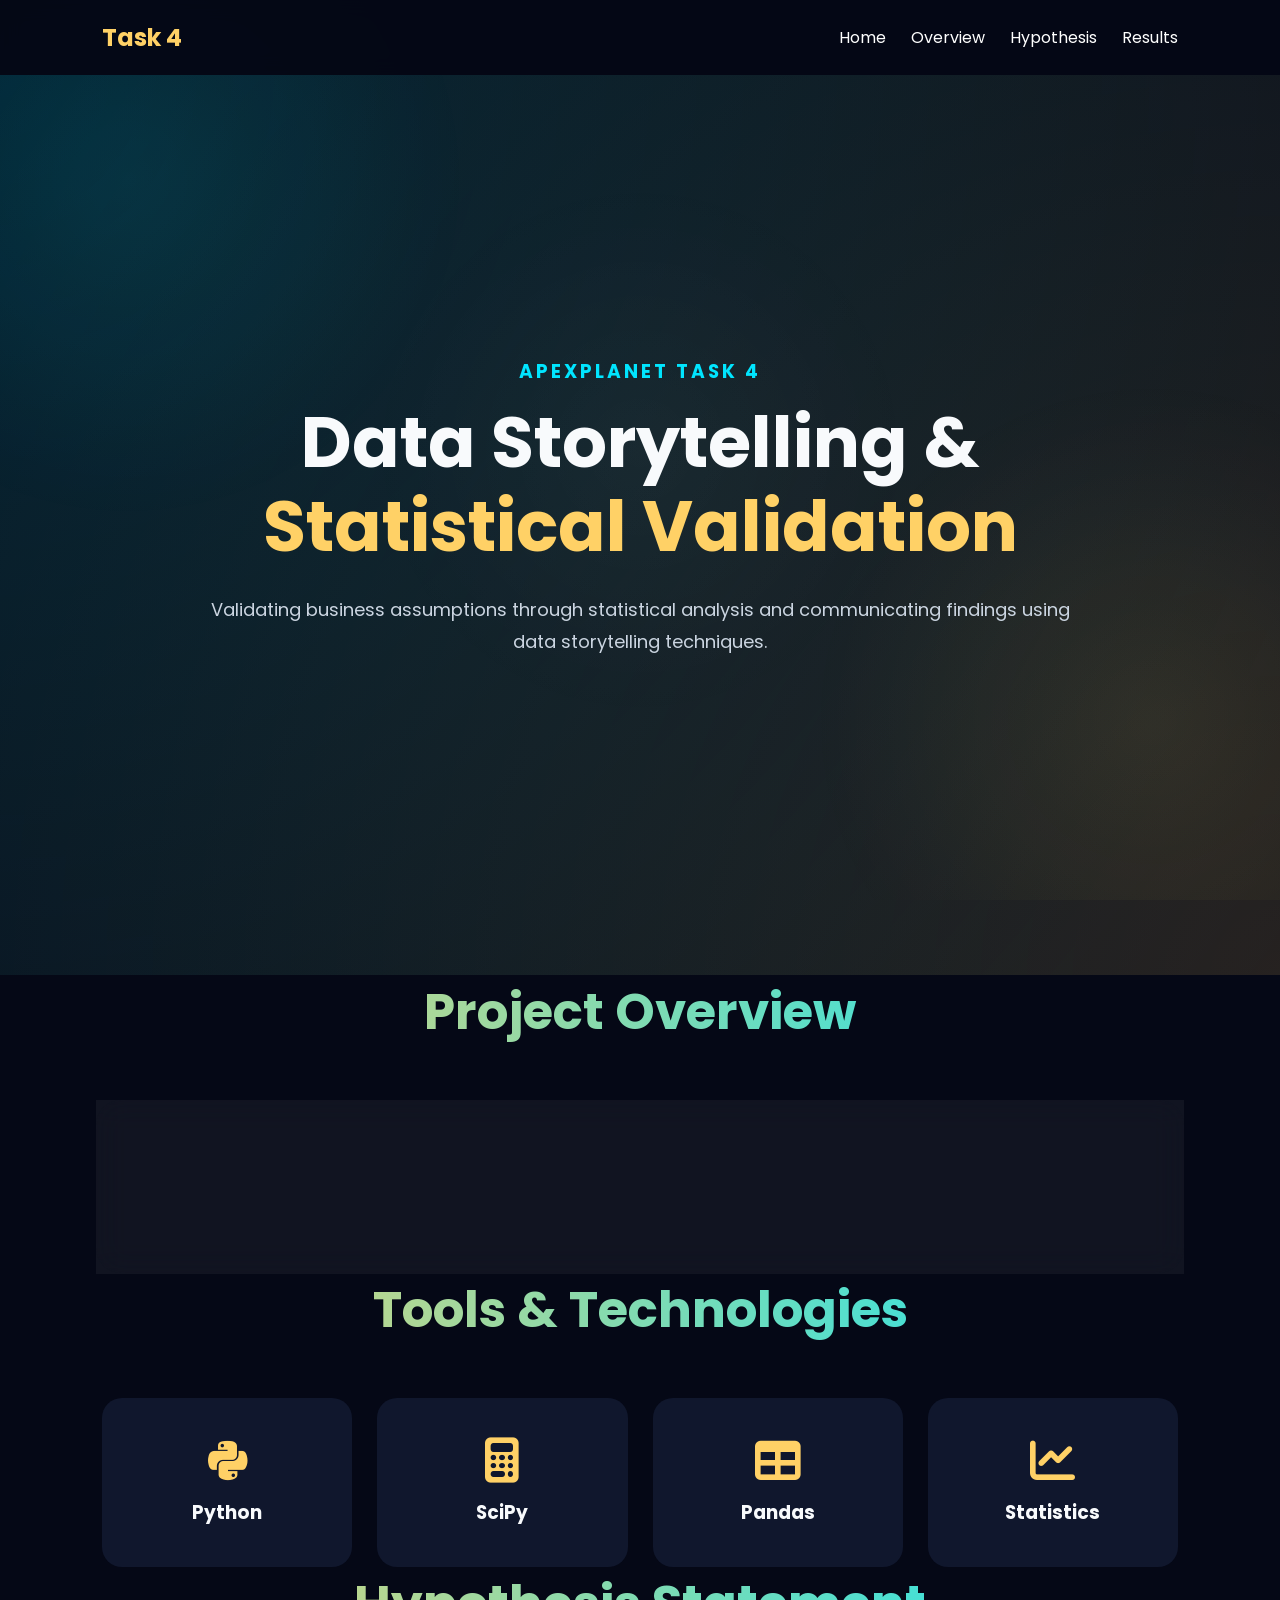
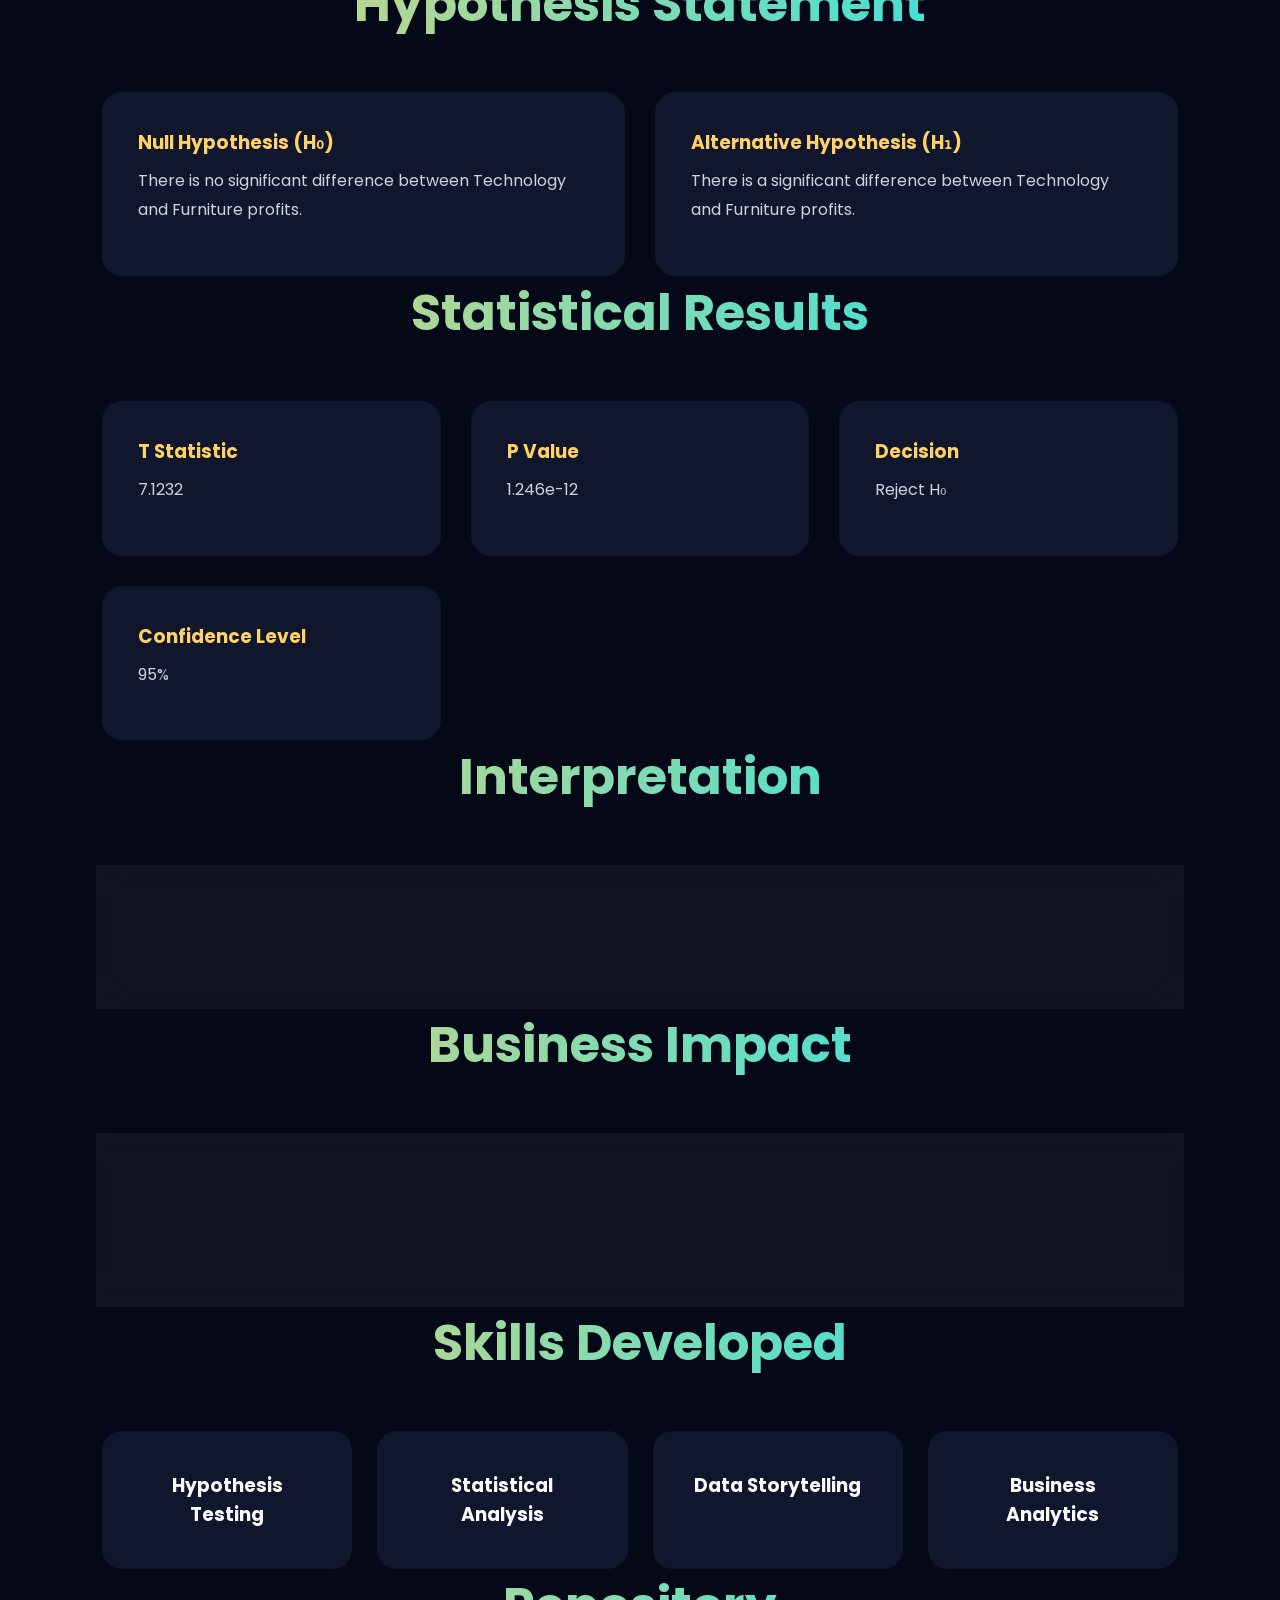
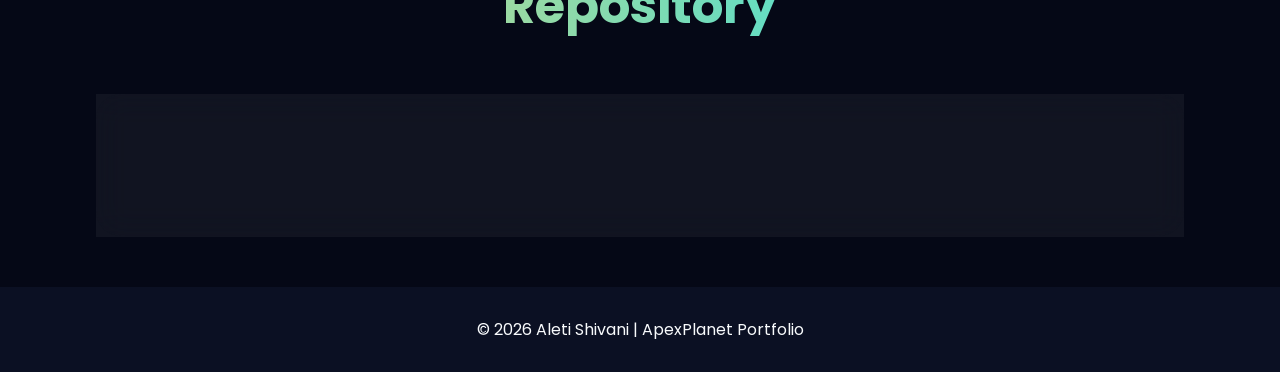
<file: task4.html>
<!DOCTYPE html>
<html lang="en">

<head>
<meta charset="UTF-8">
<meta name="viewport" content="width=device-width, initial-scale=1.0">

<title>Task 4 - Data Storytelling & Hypothesis Testing</title>

<link rel="stylesheet" href="style.css">

<link href="https://fonts.googleapis.com/css2?family=Poppins:wght@300;400;500;600;700;800&display=swap" rel="stylesheet">

<link rel="stylesheet" href="https://cdnjs.cloudflare.com/ajax/libs/font-awesome/6.5.1/css/all.min.css">

</head>

<body>

<nav class="navbar">

<div class="logo">
Task 4
</div>

<ul>

<li><a href="index.html">Home</a></li>
<li><a href="#overview">Overview</a></li>
<li><a href="#hypothesis">Hypothesis</a></li>
<li><a href="#results">Results</a></li>

</ul>

</nav>

<section class="hero">

<div class="hero-content">

<h3>APEXPLANET TASK 4</h3>

<h1>
Data Storytelling &
<span>Statistical Validation</span>
</h1>

<p>

Validating business assumptions through statistical analysis and
communicating findings using data storytelling techniques.

</p>

</div>

</section>

<section id="overview">

<h2 class="section-title">
Project Overview
</h2>

<div class="glass-card">

<p>

The objective of this project was to validate whether differences
between product category profits were statistically significant.

Using hypothesis testing, business assumptions were evaluated
through quantitative analysis rather than intuition.

This project demonstrates how statistics can support
evidence-based decision making.

</p>

</div>

</section>

<section>

<h2 class="section-title">
Tools & Technologies
</h2>

<div class="skills-grid">

<div class="skill-card">
<i class="fa-brands fa-python"></i>
<h3>Python</h3>
</div>

<div class="skill-card">
<i class="fa-solid fa-calculator"></i>
<h3>SciPy</h3>
</div>

<div class="skill-card">
<i class="fa-solid fa-table"></i>
<h3>Pandas</h3>
</div>

<div class="skill-card">
<i class="fa-solid fa-chart-line"></i>
<h3>Statistics</h3>
</div>

</div>

</section>

<section id="hypothesis">

<h2 class="section-title">
Hypothesis Statement
</h2>

<div class="project-grid">

<div class="project-card">
<h3>Null Hypothesis (H₀)</h3>
<p>
There is no significant difference between Technology and Furniture profits.
</p>
</div>

<div class="project-card">
<h3>Alternative Hypothesis (H₁)</h3>
<p>
There is a significant difference between Technology and Furniture profits.
</p>
</div>

</div>

</section>

<section id="results">

<h2 class="section-title">
Statistical Results
</h2>

<div class="project-grid">

<div class="project-card">
<h3>T Statistic</h3>
<p>7.1232</p>
</div>

<div class="project-card">
<h3>P Value</h3>
<p>1.246e-12</p>
</div>

<div class="project-card">
<h3>Decision</h3>
<p>Reject H₀</p>
</div>

<div class="project-card">
<h3>Confidence Level</h3>
<p>95%</p>
</div>

</div>

</section>

<section>

<h2 class="section-title">
Interpretation
</h2>

<div class="glass-card">

<p>

Since the p-value is significantly lower than 0.05,
the null hypothesis was rejected.

The analysis confirms that Technology and Furniture categories
have statistically significant differences in profitability.

</p>

</div>

</section>

<section>

<h2 class="section-title">
Business Impact
</h2>

<div class="glass-card">

<p>

Statistical validation improves confidence in business decisions.

Organizations can prioritize profitable categories and allocate
resources more effectively when decisions are backed by evidence.

This project demonstrates the practical value of analytics in
business strategy.

</p>

</div>

</section>

<section>

<h2 class="section-title">
Skills Developed
</h2>

<div class="skills-grid">

<div class="skill-card"><h3>Hypothesis Testing</h3></div>
<div class="skill-card"><h3>Statistical Analysis</h3></div>
<div class="skill-card"><h3>Data Storytelling</h3></div>
<div class="skill-card"><h3>Business Analytics</h3></div>

</div>

</section>

<section>

<h2 class="section-title">
Repository
</h2>

<div class="glass-card" style="text-align:center;">

<a href="https://github.com/24311a66z1-dot/Apex-planet---Task-4"
target="_blank"
class="btn">

View GitHub Repository

</a>

</div>

</section>

<footer>
<p>© 2026 Aleti Shivani | ApexPlanet Portfolio</p>
</footer>

<script src="script.js"></script>

</body>
</html>
</file>
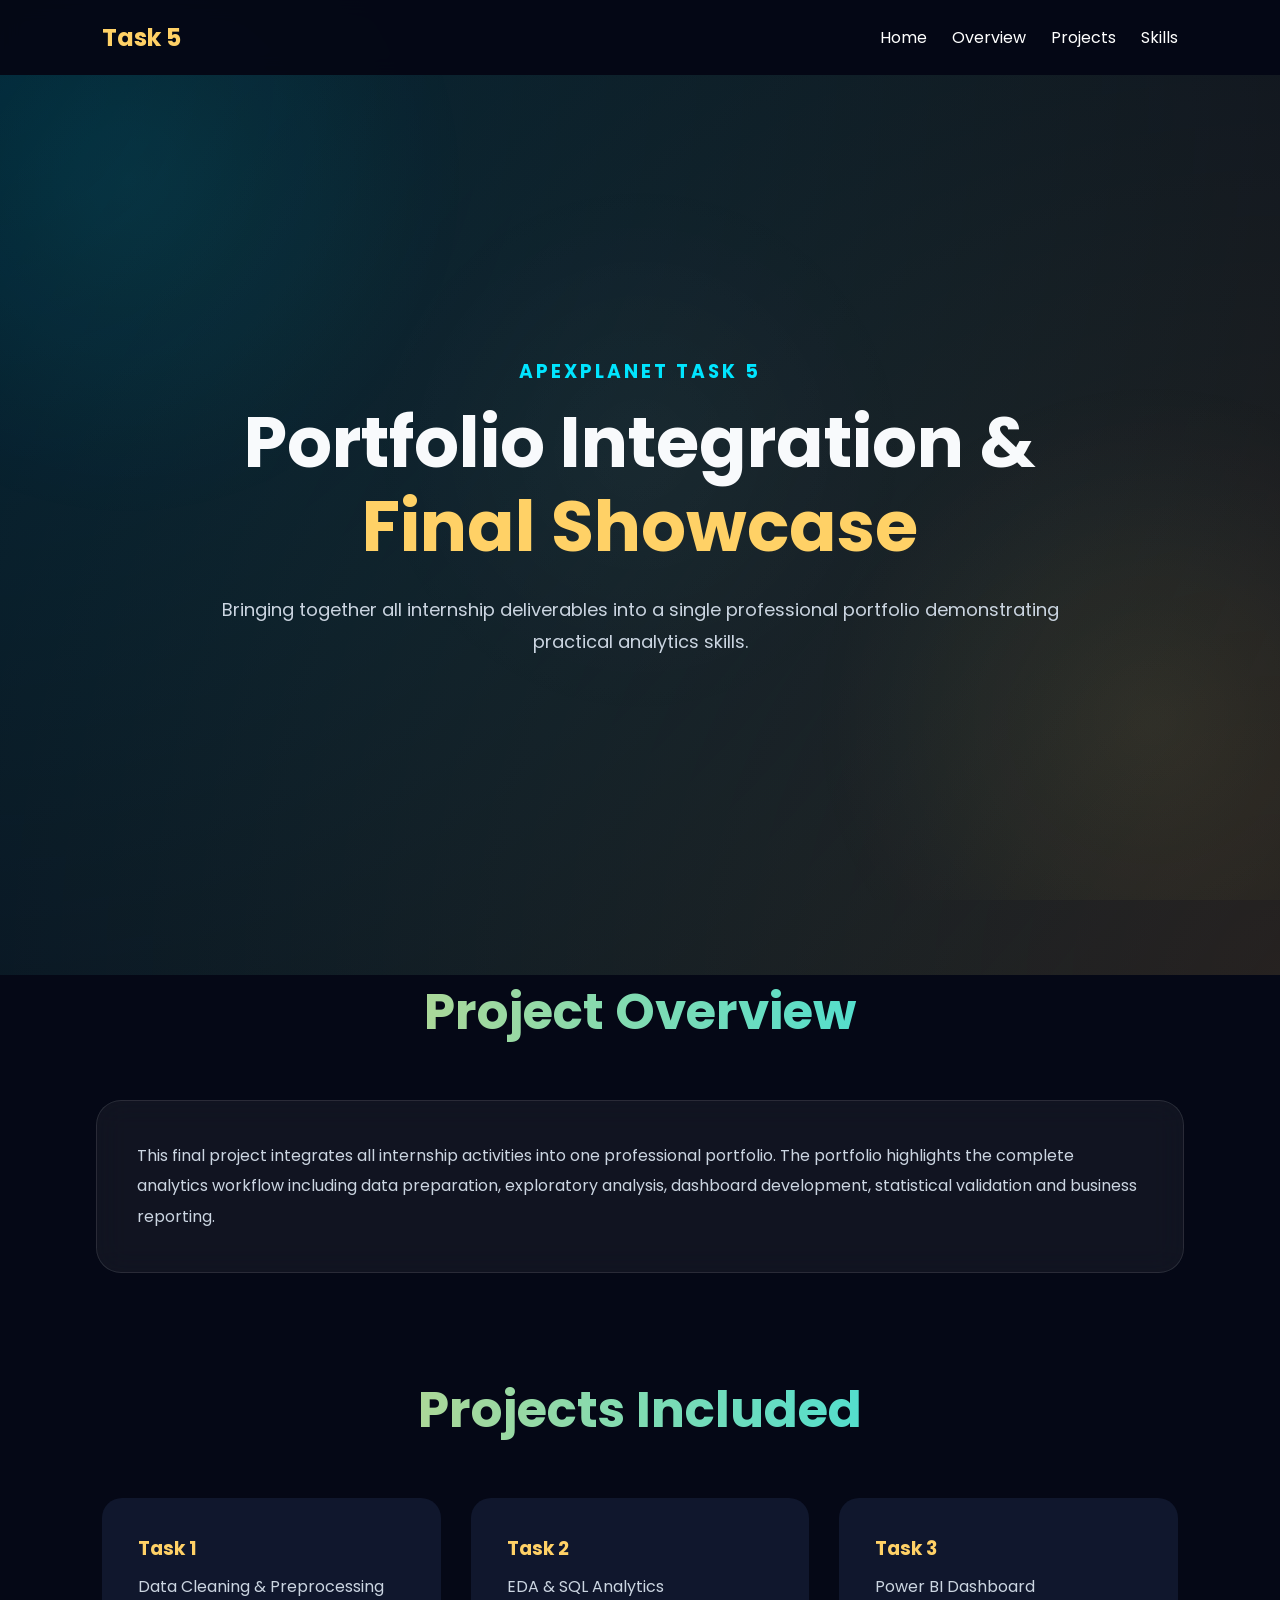
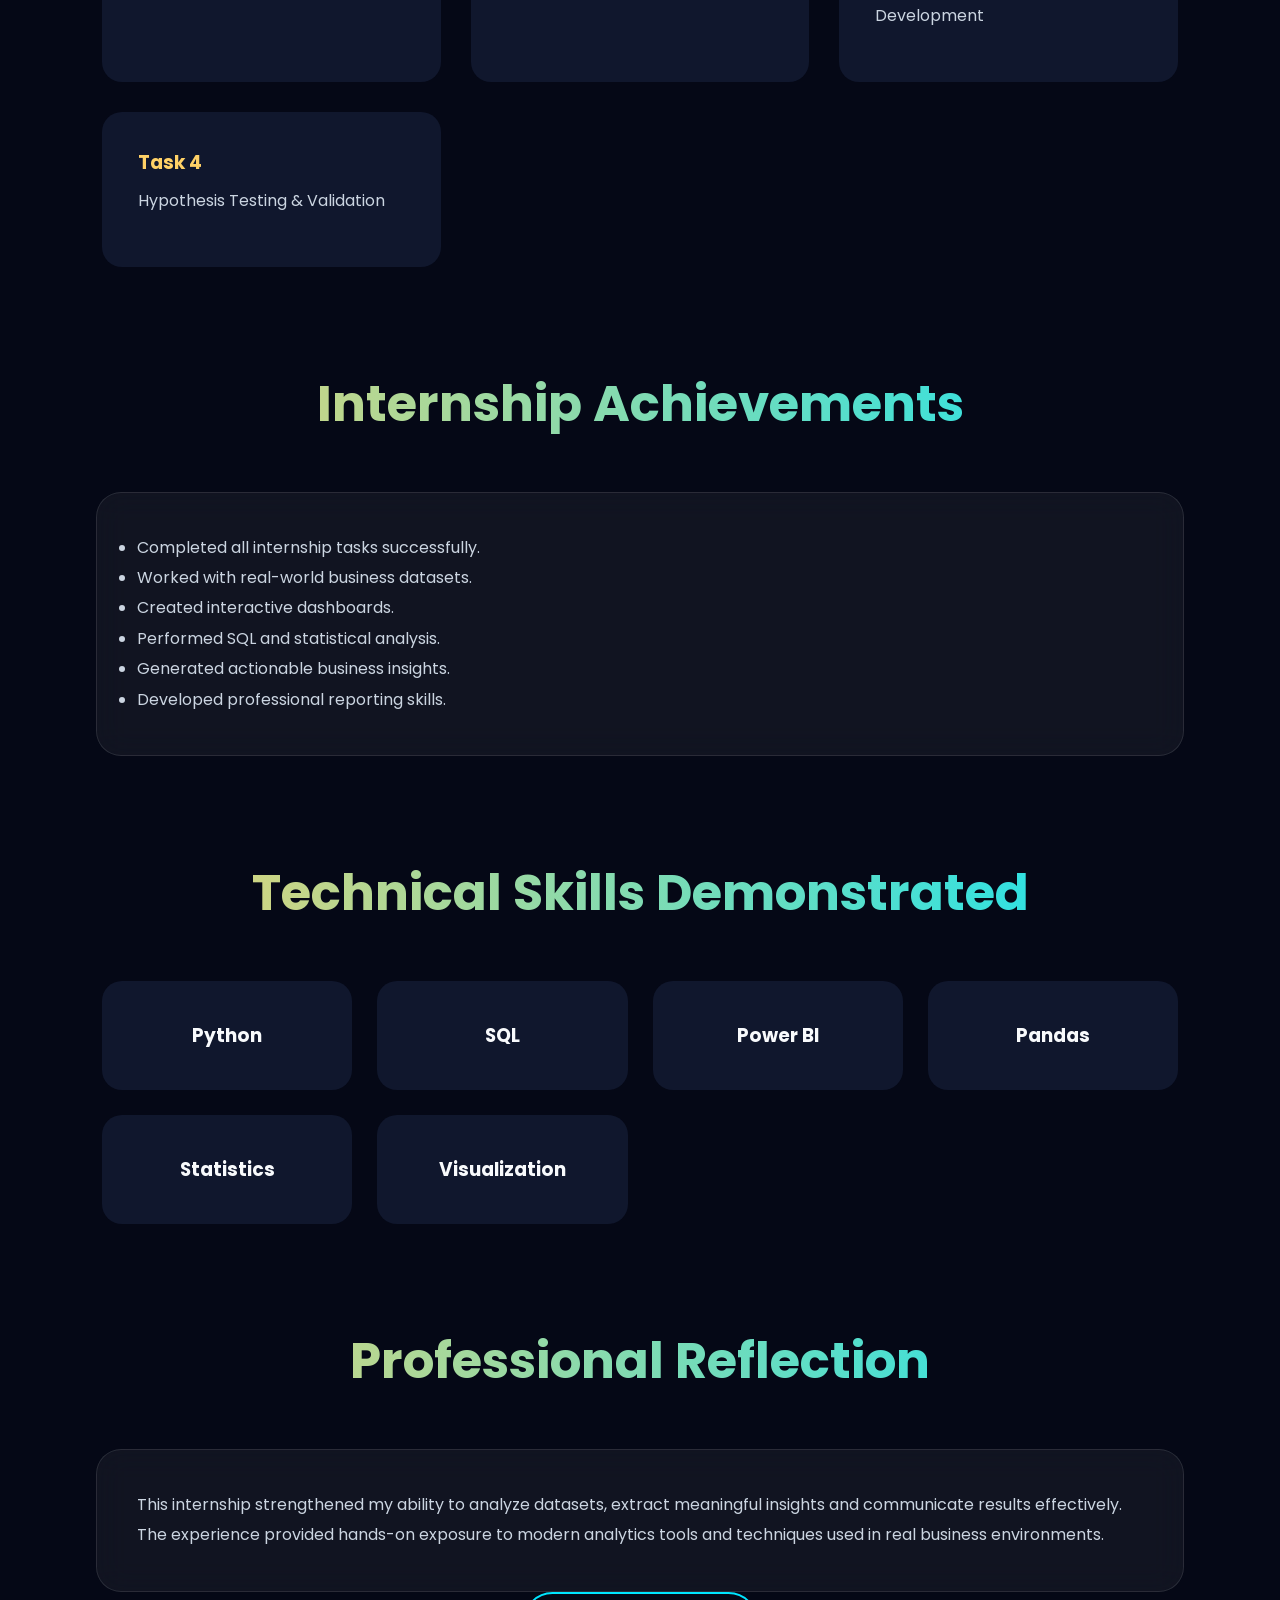
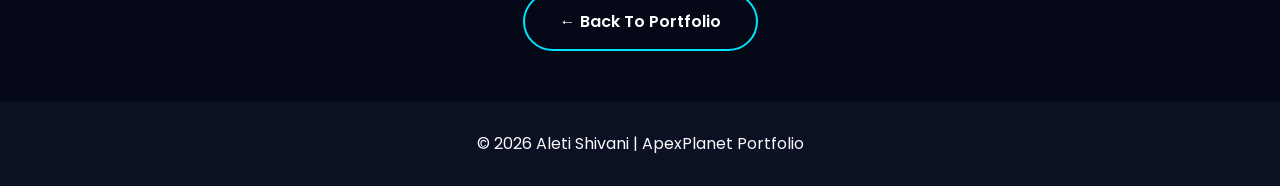
<file: task5.html>
<!DOCTYPE html>
<html lang="en">

<head>
<meta charset="UTF-8">
<meta name="viewport" content="width=device-width, initial-scale=1.0">

<title>Task 5 - Portfolio Integration</title>

<link rel="stylesheet" href="style.css">

<link href="https://fonts.googleapis.com/css2?family=Poppins:wght@300;400;500;600;700;800&display=swap" rel="stylesheet">

<link rel="stylesheet" href="https://cdnjs.cloudflare.com/ajax/libs/font-awesome/6.5.1/css/all.min.css">

</head>

<body>

<nav class="navbar">

<div class="logo">
Task 5
</div>

<ul>

<li><a href="index.html">Home</a></li>
<li><a href="#overview">Overview</a></li>
<li><a href="#projects">Projects</a></li>
<li><a href="#skills">Skills</a></li>

</ul>

</nav>

<section class="hero">

<div class="hero-content">

<h3>APEXPLANET TASK 5</h3>

<h1>
Portfolio Integration &
<span>Final Showcase</span>
</h1>

<p>

Bringing together all internship deliverables into a single
professional portfolio demonstrating practical analytics skills.

</p>

</div>

</section>

<section id="overview">

<h2 class="section-title">
Project Overview
</h2>

<div class="glass-card">

<p>

This final project integrates all internship activities into one
professional portfolio.

The portfolio highlights the complete analytics workflow including
data preparation, exploratory analysis, dashboard development,
statistical validation and business reporting.

</p>

</div>

</section>

<section id="projects">

<h2 class="section-title">
Projects Included
</h2>

<div class="project-grid">

<div class="project-card">
<h3>Task 1</h3>
<p>Data Cleaning & Preprocessing</p>
</div>

<div class="project-card">
<h3>Task 2</h3>
<p>EDA & SQL Analytics</p>
</div>

<div class="project-card">
<h3>Task 3</h3>
<p>Power BI Dashboard Development</p>
</div>

<div class="project-card">
<h3>Task 4</h3>
<p>Hypothesis Testing & Validation</p>
</div>

</div>

</section>

<section>

<h2 class="section-title">
Internship Achievements
</h2>

<div class="glass-card">

<ul>

<li>Completed all internship tasks successfully.</li>

<li>Worked with real-world business datasets.</li>

<li>Created interactive dashboards.</li>

<li>Performed SQL and statistical analysis.</li>

<li>Generated actionable business insights.</li>

<li>Developed professional reporting skills.</li>

</ul>

</div>

</section>

<section id="skills">

<h2 class="section-title">
Technical Skills Demonstrated
</h2>

<div class="skills-grid">

<div class="skill-card"><h3>Python</h3></div>
<div class="skill-card"><h3>SQL</h3></div>
<div class="skill-card"><h3>Power BI</h3></div>
<div class="skill-card"><h3>Pandas</h3></div>
<div class="skill-card"><h3>Statistics</h3></div>
<div class="skill-card"><h3>Visualization</h3></div>

</div>

</section>

<section>

<h2 class="section-title">
Professional Reflection
</h2>

<div class="glass-card">

<p>

This internship strengthened my ability to analyze datasets,
extract meaningful insights and communicate results effectively.

The experience provided hands-on exposure to modern analytics
tools and techniques used in real business environments.

</p>

</div>

</section>

<section>

<div style="text-align:center;">

<a href="index.html" class="btn2">

← Back To Portfolio

</a>

</div>

</section>

<footer>
<p>© 2026 Aleti Shivani | ApexPlanet Portfolio</p>
</footer>

<script src="script.js"></script>

</body>
</html>
</file>
<file: style.css>
*{
margin:0;
padding:0;
box-sizing:border-box;
font-family:'Poppins',sans-serif;
scroll-behavior:smooth;
}

:root{
--bg:#050816;
--card:#10172D;
--card2:#17203a;
--gold:#FFD166;
--cyan:#00E5FF;
--white:#F8FAFC;
--text:#CBD5E1;
}

body{
background:var(--bg);
color:var(--white);
overflow-x:hidden;
min-height:100vh;
position:relative;
}

body::before{
content:"";
position:fixed;
top:0;
left:0;
width:100%;
height:100%;
background:
radial-gradient(circle at 10% 20%, rgba(0,229,255,.08), transparent 25%),
radial-gradient(circle at 90% 80%, rgba(255,209,102,.08), transparent 25%),
radial-gradient(circle at 50% 50%, rgba(255,255,255,.03), transparent 35%);
pointer-events:none;
z-index:-1;
}

.navbar{
display:flex;
justify-content:space-between;
align-items:center;
padding:20px 8%;
background:rgba(5,8,22,0.9);
backdrop-filter:blur(10px);
position:sticky;
top:0;
z-index:1000;
}

.logo{
font-size:24px;
font-weight:700;
color:var(--gold);
}

.navbar ul{
display:flex;
list-style:none;
gap:25px;
}

.navbar a{
text-decoration:none;
color:white;
transition:.3s;
}

.navbar a:hover{
color:var(--cyan);
}

.hero{
min-height:100vh;
display:flex;
justify-content:center;
align-items:center;
text-align:center;
padding:50px;
background:
radial-gradient(circle at top left,#00E5FF22,transparent),
radial-gradient(circle at bottom right,#FFD16622,transparent);
}

.hero-content{
max-width:900px;
}

.hero h3{
color:var(--cyan);
letter-spacing:3px;
margin-bottom:15px;
}

.hero h1{
font-size:70px;
line-height:1.2;
margin-bottom:25px;
}

.hero h1 span{
color:var(--gold);
}

.hero p{
font-size:18px;
color:var(--text);
line-height:1.8;
margin-bottom:35px;
}

.hero-buttons{
display:flex;
justify-content:center;
gap:20px;
flex-wrap:wrap;
}

.btn,
.btn2{
display:inline-block;
padding:15px 35px;
border-radius:30px;
text-decoration:none;
font-weight:600;
transition:all .4s ease;
}

.btn{
background:var(--gold);
color:black;
}

.btn:hover{
transform:translateY(-5px);
box-shadow:0 0 20px rgba(255,209,102,.5);
}

.btn2{
border:2px solid var(--cyan);
color:white;
}

.btn2:hover{
background:var(--cyan);
color:black;
transform:translateY(-5px);
}

.stats{
display:grid;
grid-template-columns:repeat(auto-fit,minmax(220px,1fr));
gap:25px;
padding:80px 8%;
}

.stat-card{
background:var(--card);
padding:40px;
border-radius:20px;
text-align:center;
transition:all .4s ease;
}

.stat-card:hover{
transform:translateY(-8px);
box-shadow:0 0 25px rgba(0,229,255,.25);
}

.stat-card h2{
font-size:45px;
color:var(--gold);
margin-bottom:10px;
}

.section-title{
text-align:center;
font-size:50px;
margin-bottom:50px;
background:linear-gradient(90deg,var(--gold),var(--cyan));
-webkit-background-clip:text;
-webkit-text-fill-color:transparent;
}

.glass-card{
width:min(85%,1200px);
margin:auto;
padding:40px;
background:rgba(255,255,255,.05);
backdrop-filter:blur(15px);
-webkit-backdrop-filter:blur(15px);
border:1px solid rgba(255,255,255,.1);
border-radius:25px;
line-height:1.9;
color:var(--text);
}

#about,
#projects,
#skills,
#contact{
padding:100px 0;
}

.project-grid{
display:grid;
grid-template-columns:repeat(auto-fit,minmax(300px,1fr));
gap:30px;
padding:0 8%;
}

.project-card{
background:var(--card);
padding:35px;
border-radius:20px;
text-decoration:none;
color:white;
transition:all .4s ease;
border:1px solid transparent;
}

.project-card:hover{
transform:translateY(-10px);
border-color:var(--cyan);
box-shadow:0 0 25px rgba(0,229,255,.3);
}

.project-card h3{
color:var(--gold);
margin-bottom:10px;
}

.project-card h4{
margin-bottom:15px;
}

.project-card p{
color:var(--text);
line-height:1.8;
margin-bottom:15px;
}

.project-card span{
color:var(--cyan);
}

.skills-grid{
display:grid;
grid-template-columns:repeat(auto-fit,minmax(220px,1fr));
gap:25px;
padding:0 8%;
}

.skill-card{
background:var(--card);
padding:40px;
border-radius:20px;
text-align:center;
transition:all .4s ease;
}

.skill-card:hover{
transform:translateY(-8px);
box-shadow:0 0 25px rgba(255,209,102,.3);
}

.skill-card i{
font-size:45px;
color:var(--gold);
margin-bottom:15px;
}

.contact{
text-align:center;
}

.contact p{
margin:15px 0;
font-size:18px;
}

.contact a{
color:var(--cyan);
text-decoration:none;
}

footer{
text-align:center;
padding:30px;
background:#0b1023;
margin-top:50px;
}

@media(max-width:768px){

.hero{
padding:30px 20px;
}

.hero h1{
font-size:42px;
}

.section-title{
font-size:35px;
}

.glass-card{
width:92%;
padding:25px;
}

.project-grid,
.skills-grid{
padding:0 4%;
}

.navbar{
flex-direction:column;
gap:15px;
}

.navbar ul{
flex-wrap:wrap;
justify-content:center;
}

}
</file>
